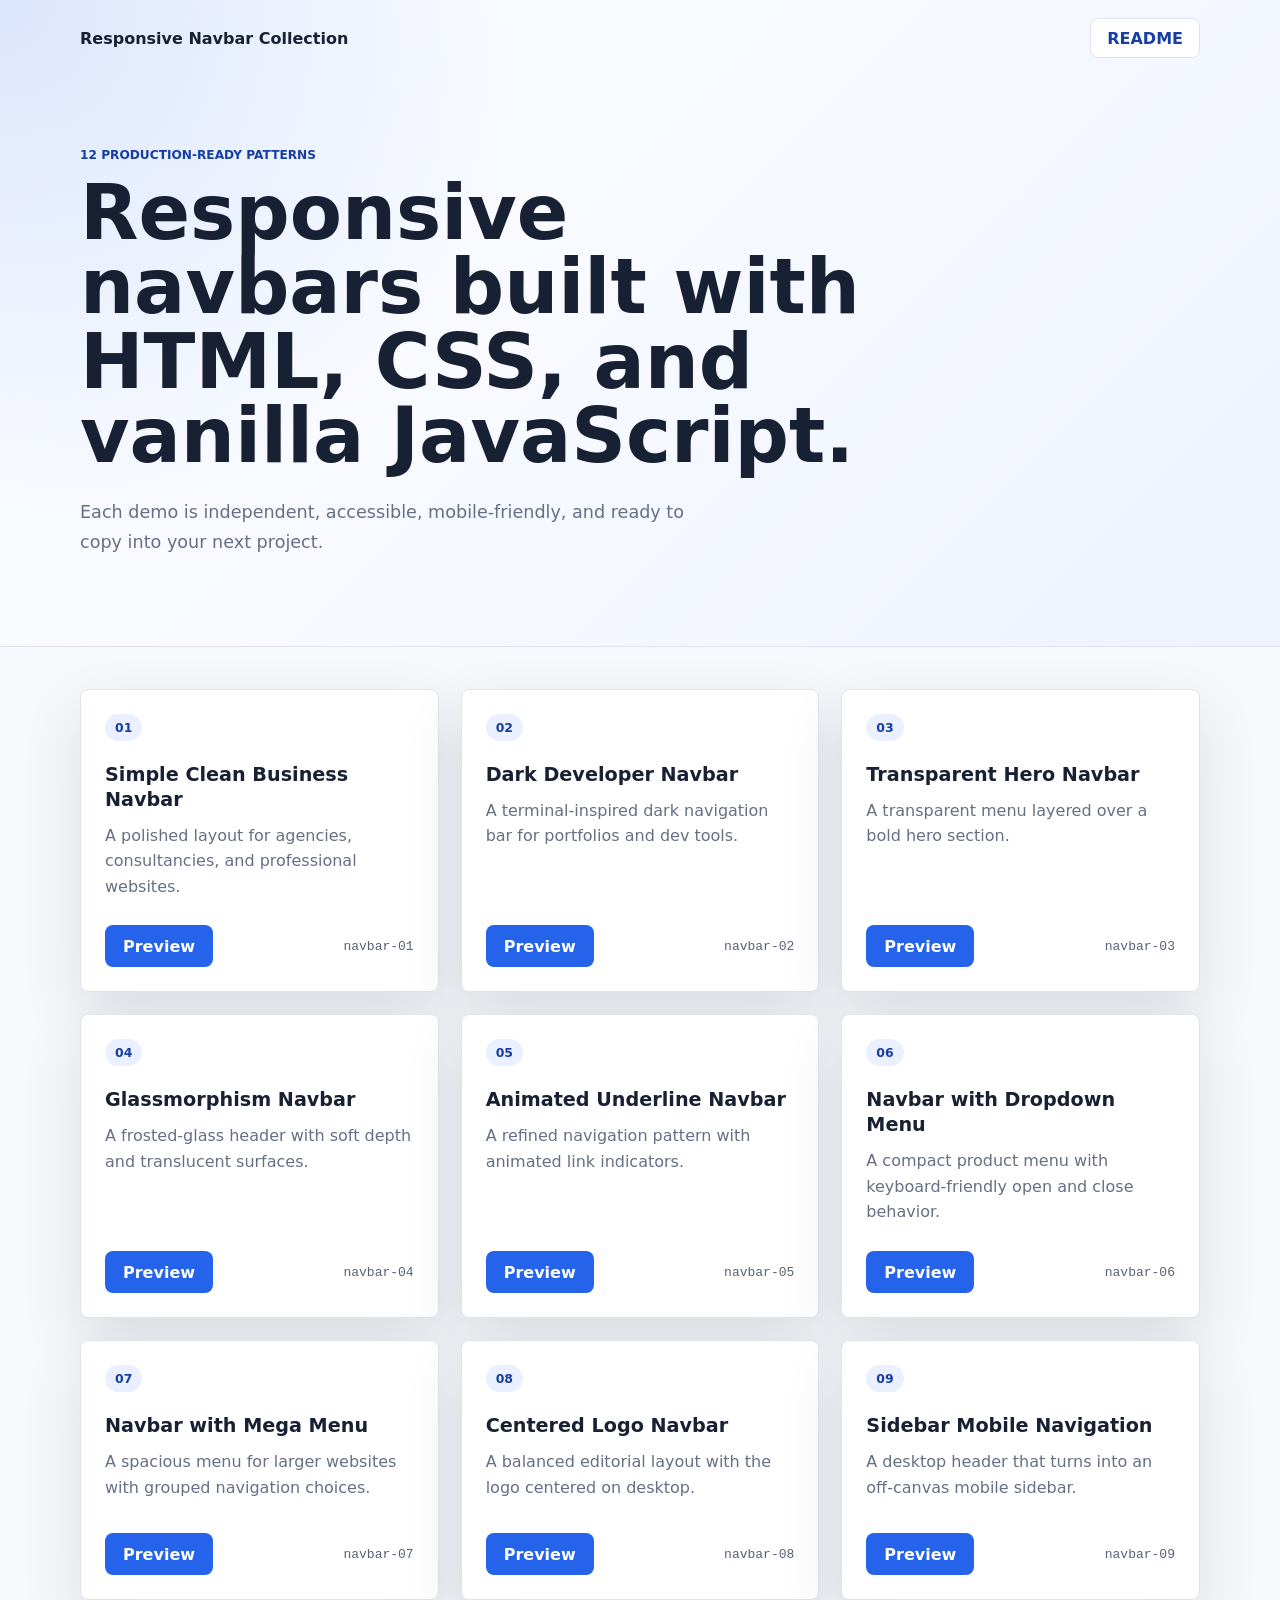
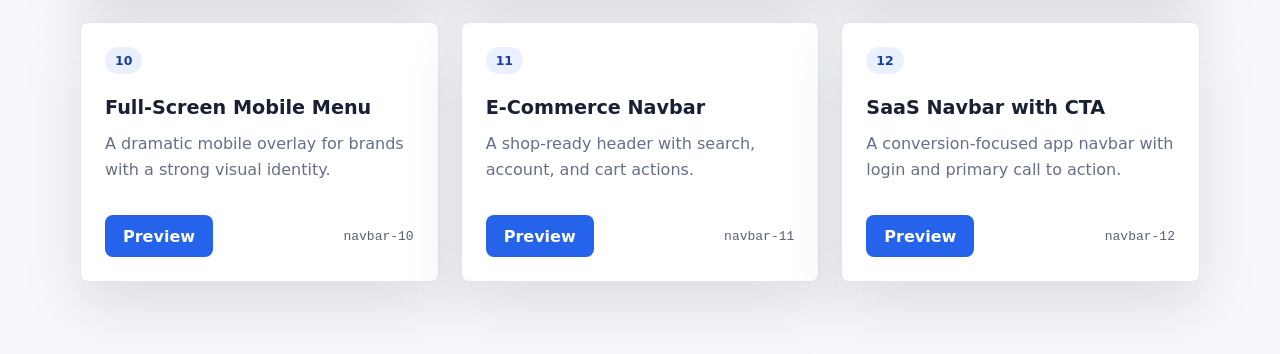
<file: index.html>
<!DOCTYPE html>
<html lang="en">
<head>
  <meta charset="UTF-8">
  <meta name="viewport" content="width=device-width, initial-scale=1.0">
  <title>Responsive Navbar Collection</title>
  <link rel="stylesheet" href="assets/preview.css">
</head>
<body>
  <header class="site-header">
    <nav class="topbar" aria-label="Main navigation">
      <a class="brand" href="index.html">Responsive Navbar Collection</a>
      <a class="github-link" href="README.md">README</a>
    </nav>
    <section class="hero" aria-labelledby="page-title">
      <p class="eyebrow">12 production-ready patterns</p>
      <h1 id="page-title">Responsive navbars built with HTML, CSS, and vanilla JavaScript.</h1>
      <p>Each demo is independent, accessible, mobile-friendly, and ready to copy into your next project.</p>
    </section>
  </header>

  <main class="demo-grid" aria-label="Navbar demos">
    <article class="demo-card">
      <span class="demo-number">01</span>
      <h2>Simple Clean Business Navbar</h2>
      <p>A polished layout for agencies, consultancies, and professional websites.</p>
      <div class="card-actions">
        <a class="button" href="navbar-01/index.html">Preview</a>
        <code>navbar-01</code>
      </div>
    </article>
    <article class="demo-card">
      <span class="demo-number">02</span>
      <h2>Dark Developer Navbar</h2>
      <p>A terminal-inspired dark navigation bar for portfolios and dev tools.</p>
      <div class="card-actions">
        <a class="button" href="navbar-02/index.html">Preview</a>
        <code>navbar-02</code>
      </div>
    </article>
    <article class="demo-card">
      <span class="demo-number">03</span>
      <h2>Transparent Hero Navbar</h2>
      <p>A transparent menu layered over a bold hero section.</p>
      <div class="card-actions">
        <a class="button" href="navbar-03/index.html">Preview</a>
        <code>navbar-03</code>
      </div>
    </article>
    <article class="demo-card">
      <span class="demo-number">04</span>
      <h2>Glassmorphism Navbar</h2>
      <p>A frosted-glass header with soft depth and translucent surfaces.</p>
      <div class="card-actions">
        <a class="button" href="navbar-04/index.html">Preview</a>
        <code>navbar-04</code>
      </div>
    </article>
    <article class="demo-card">
      <span class="demo-number">05</span>
      <h2>Animated Underline Navbar</h2>
      <p>A refined navigation pattern with animated link indicators.</p>
      <div class="card-actions">
        <a class="button" href="navbar-05/index.html">Preview</a>
        <code>navbar-05</code>
      </div>
    </article>
    <article class="demo-card">
      <span class="demo-number">06</span>
      <h2>Navbar with Dropdown Menu</h2>
      <p>A compact product menu with keyboard-friendly open and close behavior.</p>
      <div class="card-actions">
        <a class="button" href="navbar-06/index.html">Preview</a>
        <code>navbar-06</code>
      </div>
    </article>
    <article class="demo-card">
      <span class="demo-number">07</span>
      <h2>Navbar with Mega Menu</h2>
      <p>A spacious menu for larger websites with grouped navigation choices.</p>
      <div class="card-actions">
        <a class="button" href="navbar-07/index.html">Preview</a>
        <code>navbar-07</code>
      </div>
    </article>
    <article class="demo-card">
      <span class="demo-number">08</span>
      <h2>Centered Logo Navbar</h2>
      <p>A balanced editorial layout with the logo centered on desktop.</p>
      <div class="card-actions">
        <a class="button" href="navbar-08/index.html">Preview</a>
        <code>navbar-08</code>
      </div>
    </article>
    <article class="demo-card">
      <span class="demo-number">09</span>
      <h2>Sidebar Mobile Navigation</h2>
      <p>A desktop header that turns into an off-canvas mobile sidebar.</p>
      <div class="card-actions">
        <a class="button" href="navbar-09/index.html">Preview</a>
        <code>navbar-09</code>
      </div>
    </article>
    <article class="demo-card">
      <span class="demo-number">10</span>
      <h2>Full-Screen Mobile Menu</h2>
      <p>A dramatic mobile overlay for brands with a strong visual identity.</p>
      <div class="card-actions">
        <a class="button" href="navbar-10/index.html">Preview</a>
        <code>navbar-10</code>
      </div>
    </article>
    <article class="demo-card">
      <span class="demo-number">11</span>
      <h2>E-Commerce Navbar</h2>
      <p>A shop-ready header with search, account, and cart actions.</p>
      <div class="card-actions">
        <a class="button" href="navbar-11/index.html">Preview</a>
        <code>navbar-11</code>
      </div>
    </article>
    <article class="demo-card">
      <span class="demo-number">12</span>
      <h2>SaaS Navbar with CTA</h2>
      <p>A conversion-focused app navbar with login and primary call to action.</p>
      <div class="card-actions">
        <a class="button" href="navbar-12/index.html">Preview</a>
        <code>navbar-12</code>
      </div>
    </article>
  </main>
</body>
</html>
</file>
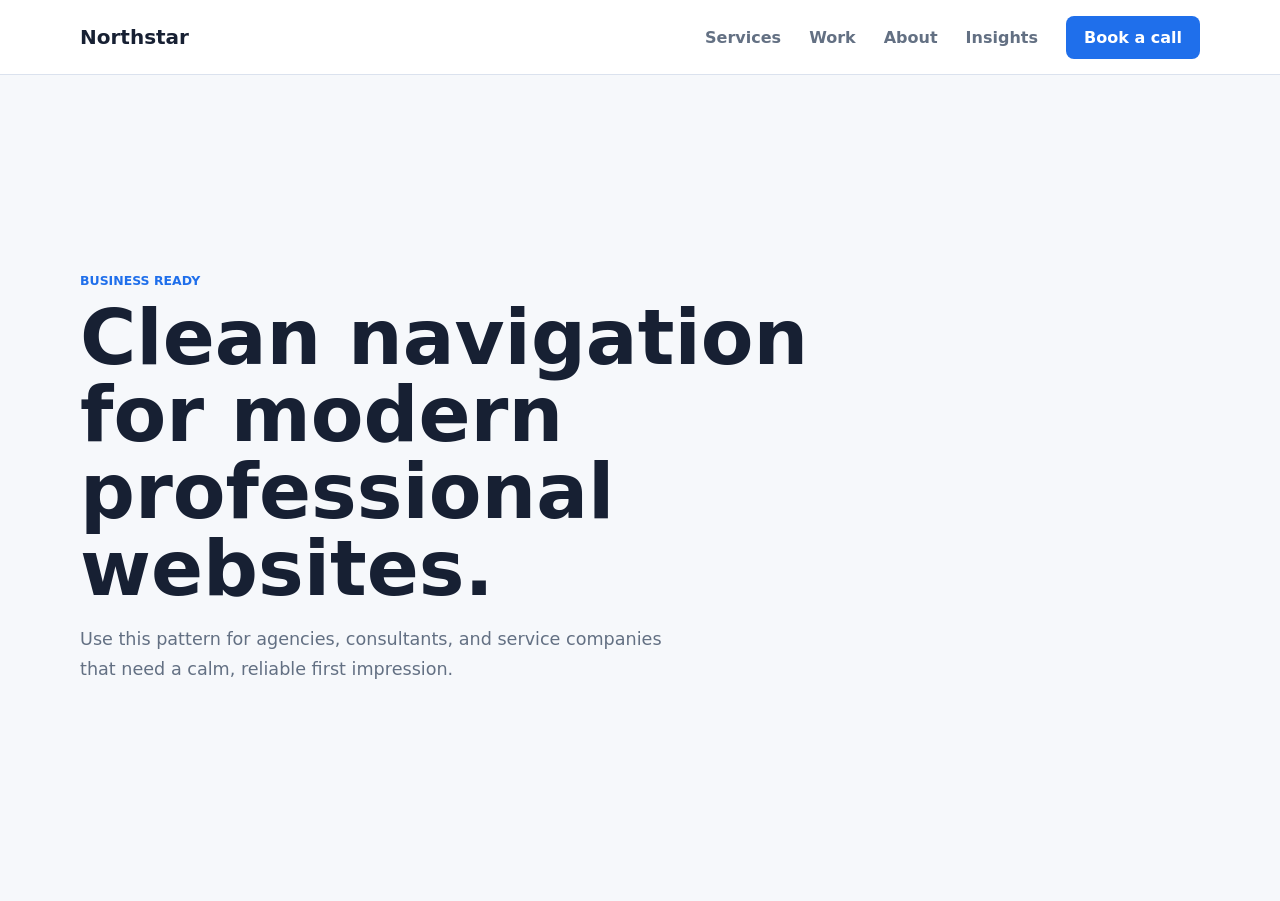
<file: navbar-01/index.html>
<!DOCTYPE html>
<html lang="en">
<head>
  <meta charset="UTF-8">
  <meta name="viewport" content="width=device-width, initial-scale=1.0">
  <title>Simple Clean Business Navbar</title>
  <link rel="stylesheet" href="style.css">
</head>
<body>
  <header class="site-header">
    <nav class="navbar" aria-label="Primary navigation">
      <a class="brand" href="#">Northstar</a>
      <button class="nav-toggle" type="button" aria-label="Open navigation menu" aria-expanded="false" aria-controls="primary-menu">
        <span></span><span></span><span></span>
      </button>
      <div class="nav-menu" id="primary-menu">
        <a href="#">Services</a>
        <a href="#">Work</a>
        <a href="#">About</a>
        <a href="#">Insights</a>
        <a class="nav-cta" href="#">Book a call</a>
      </div>
    </nav>
  </header>
  <main>
    <section class="hero">
      <div>
        <p class="eyebrow">Business ready</p>
        <h1>Clean navigation for modern professional websites.</h1>
        <p>Use this pattern for agencies, consultants, and service companies that need a calm, reliable first impression.</p>
      </div>
    </section>
  </main>
  <script src="script.js"></script>
</body>
</html>
</file>
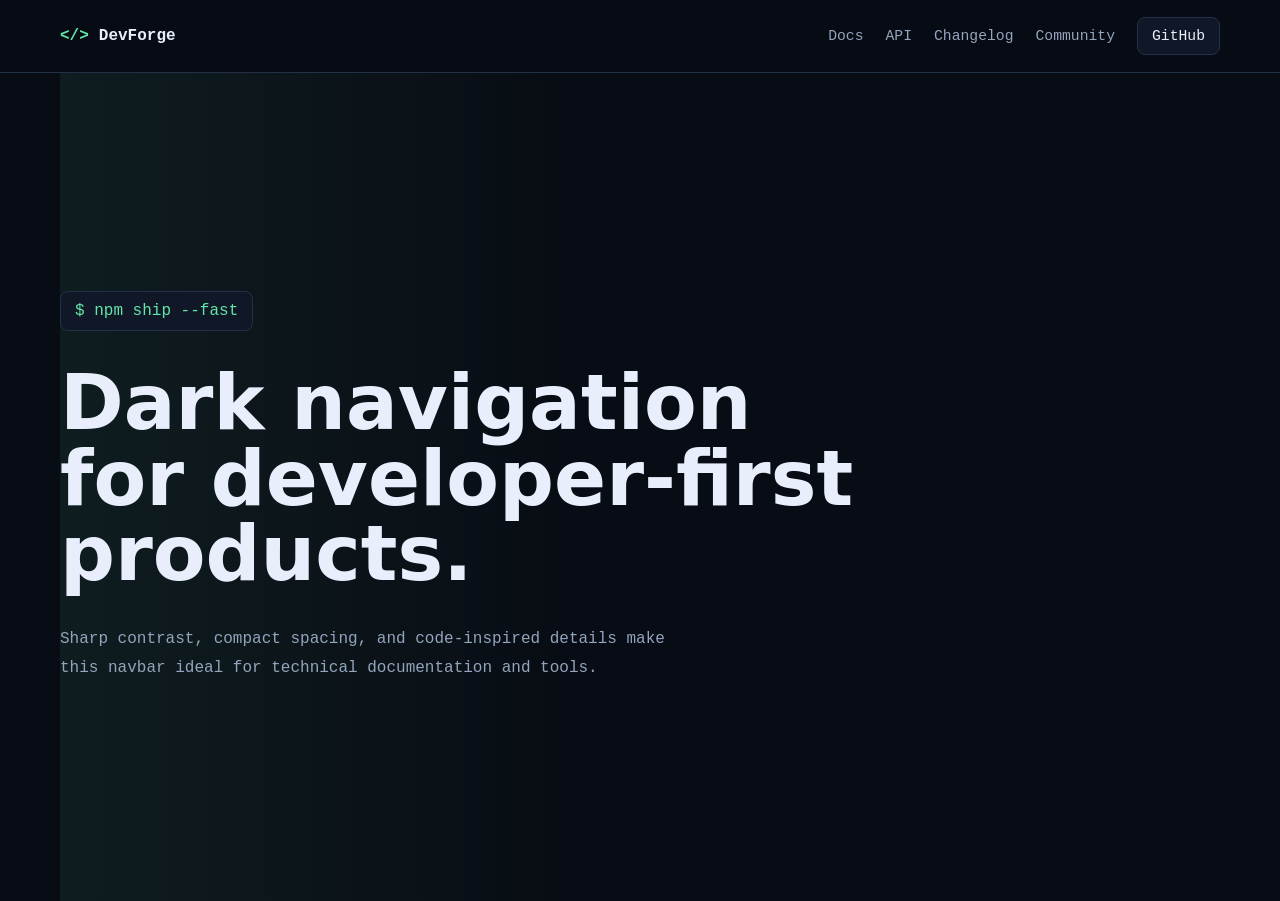
<file: navbar-02/index.html>
<!DOCTYPE html>
<html lang="en">
<head>
  <meta charset="UTF-8">
  <meta name="viewport" content="width=device-width, initial-scale=1.0">
  <title>Dark Developer Navbar</title>
  <link rel="stylesheet" href="style.css">
</head>
<body>
  <header class="site-header">
    <nav class="navbar" aria-label="Primary navigation">
      <a class="brand" href="#"><span>&lt;/&gt;</span> DevForge</a>
      <button class="nav-toggle" type="button" aria-label="Open navigation menu" aria-expanded="false" aria-controls="primary-menu">
        <span></span><span></span><span></span>
      </button>
      <div class="nav-menu" id="primary-menu">
        <a href="#">Docs</a>
        <a href="#">API</a>
        <a href="#">Changelog</a>
        <a href="#">Community</a>
        <a class="ghost" href="#">GitHub</a>
      </div>
    </nav>
  </header>
  <main>
    <section class="hero">
      <p class="prompt">$ npm ship --fast</p>
      <h1>Dark navigation for developer-first products.</h1>
      <p>Sharp contrast, compact spacing, and code-inspired details make this navbar ideal for technical documentation and tools.</p>
    </section>
  </main>
  <script src="script.js"></script>
</body>
</html>
</file>
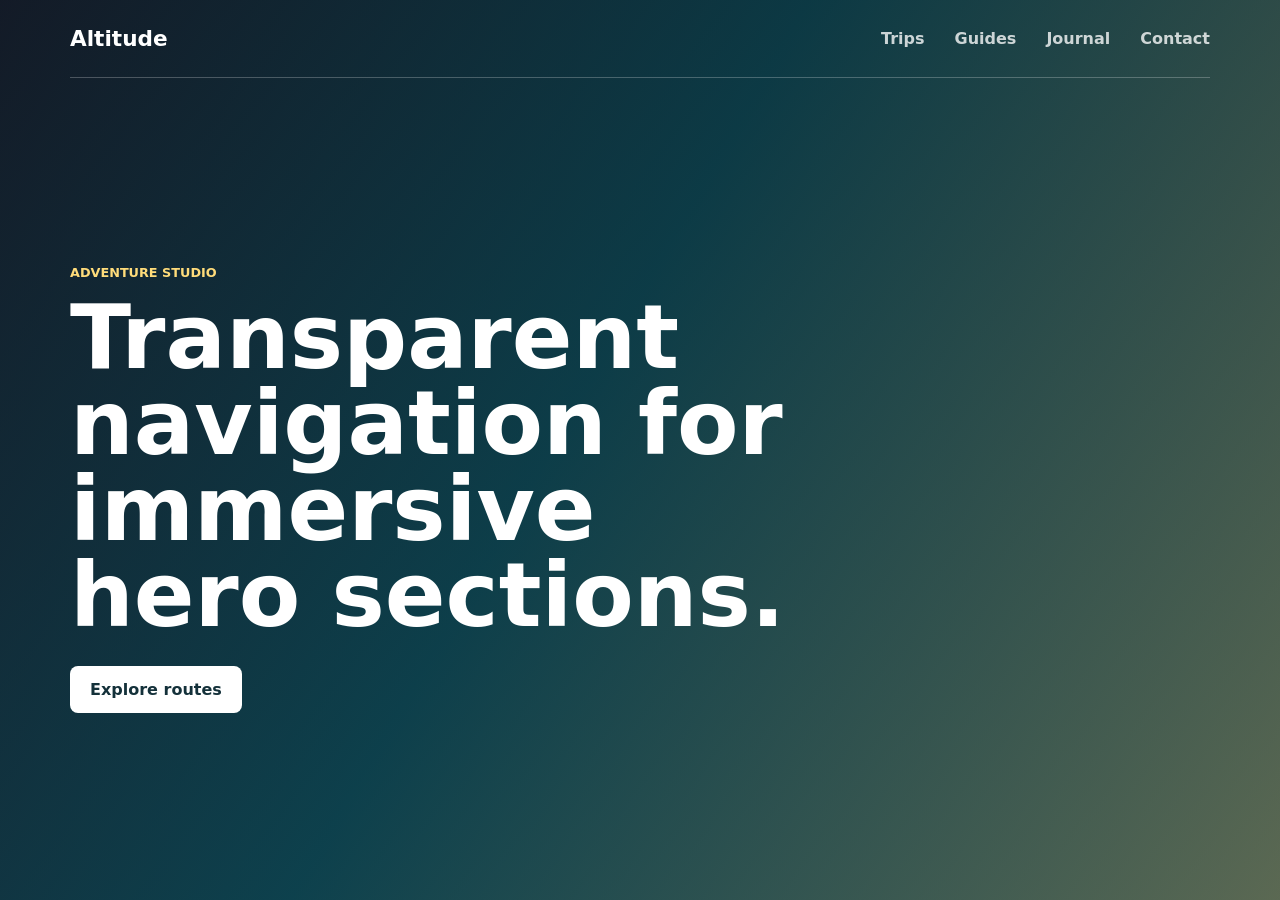
<file: navbar-03/index.html>
<!DOCTYPE html>
<html lang="en">
<head>
  <meta charset="UTF-8">
  <meta name="viewport" content="width=device-width, initial-scale=1.0">
  <title>Transparent Navbar Over Hero</title>
  <link rel="stylesheet" href="style.css">
</head>
<body>
  <header class="hero-header">
    <nav class="navbar" aria-label="Primary navigation">
      <a class="brand" href="#">Altitude</a>
      <button class="nav-toggle" type="button" aria-label="Open navigation menu" aria-expanded="false" aria-controls="primary-menu">
        <span></span><span></span><span></span>
      </button>
      <div class="nav-menu" id="primary-menu">
        <a href="#">Trips</a>
        <a href="#">Guides</a>
        <a href="#">Journal</a>
        <a href="#">Contact</a>
      </div>
    </nav>
    <section class="hero">
      <p>Adventure studio</p>
      <h1>Transparent navigation for immersive hero sections.</h1>
      <a class="hero-button" href="#">Explore routes</a>
    </section>
  </header>
  <script src="script.js"></script>
</body>
</html>
</file>
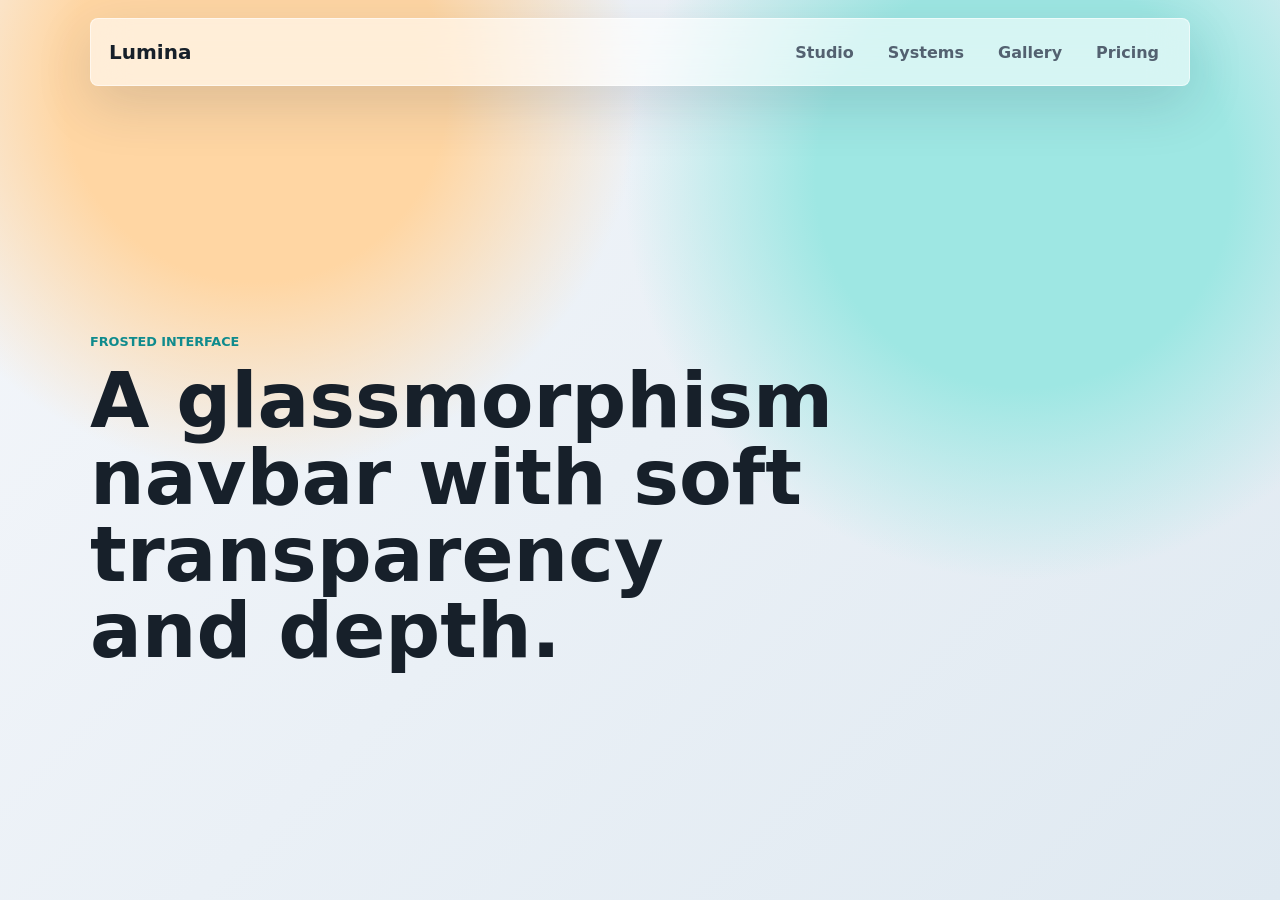
<file: navbar-04/index.html>
<!DOCTYPE html>
<html lang="en">
<head>
  <meta charset="UTF-8">
  <meta name="viewport" content="width=device-width, initial-scale=1.0">
  <title>Glassmorphism Navbar</title>
  <link rel="stylesheet" href="style.css">
</head>
<body>
  <header class="site-header">
    <nav class="navbar" aria-label="Primary navigation">
      <a class="brand" href="#">Lumina</a>
      <button class="nav-toggle" type="button" aria-label="Open navigation menu" aria-expanded="false" aria-controls="primary-menu">
        <span></span><span></span><span></span>
      </button>
      <div class="nav-menu" id="primary-menu">
        <a href="#">Studio</a>
        <a href="#">Systems</a>
        <a href="#">Gallery</a>
        <a href="#">Pricing</a>
      </div>
    </nav>
  </header>
  <main>
    <section class="hero">
      <p>Frosted interface</p>
      <h1>A glassmorphism navbar with soft transparency and depth.</h1>
    </section>
  </main>
  <script src="script.js"></script>
</body>
</html>
</file>
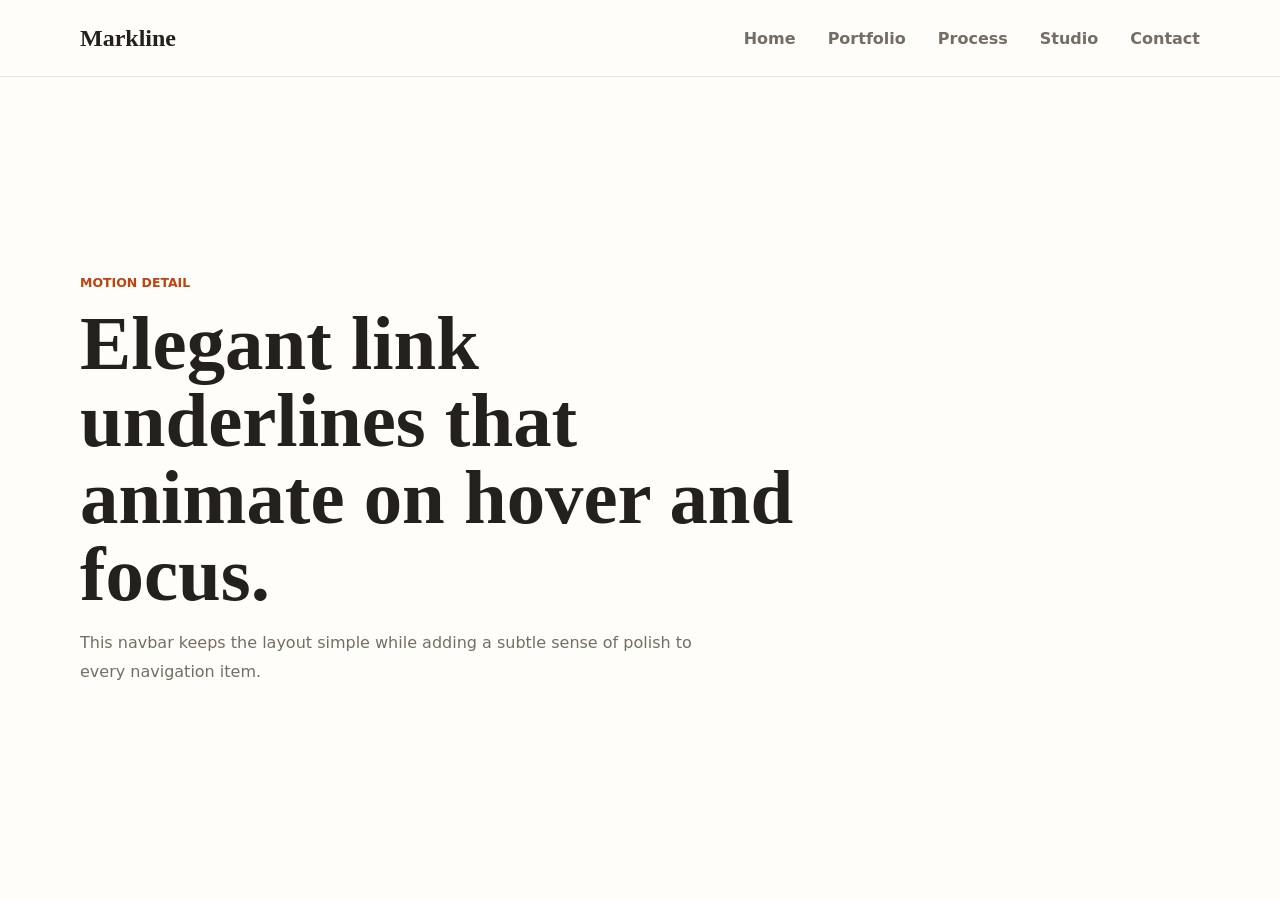
<file: navbar-05/index.html>
<!DOCTYPE html>
<html lang="en">
<head>
  <meta charset="UTF-8">
  <meta name="viewport" content="width=device-width, initial-scale=1.0">
  <title>Animated Underline Navbar</title>
  <link rel="stylesheet" href="style.css">
</head>
<body>
  <header class="site-header">
    <nav class="navbar" aria-label="Primary navigation">
      <a class="brand" href="#">Markline</a>
      <button class="nav-toggle" type="button" aria-label="Open navigation menu" aria-expanded="false" aria-controls="primary-menu">
        <span></span><span></span><span></span>
      </button>
      <div class="nav-menu" id="primary-menu">
        <a href="#">Home</a>
        <a href="#">Portfolio</a>
        <a href="#">Process</a>
        <a href="#">Studio</a>
        <a href="#">Contact</a>
      </div>
    </nav>
  </header>
  <main>
    <section class="hero">
      <p>Motion detail</p>
      <h1>Elegant link underlines that animate on hover and focus.</h1>
      <p>This navbar keeps the layout simple while adding a subtle sense of polish to every navigation item.</p>
    </section>
  </main>
  <script src="script.js"></script>
</body>
</html>
</file>
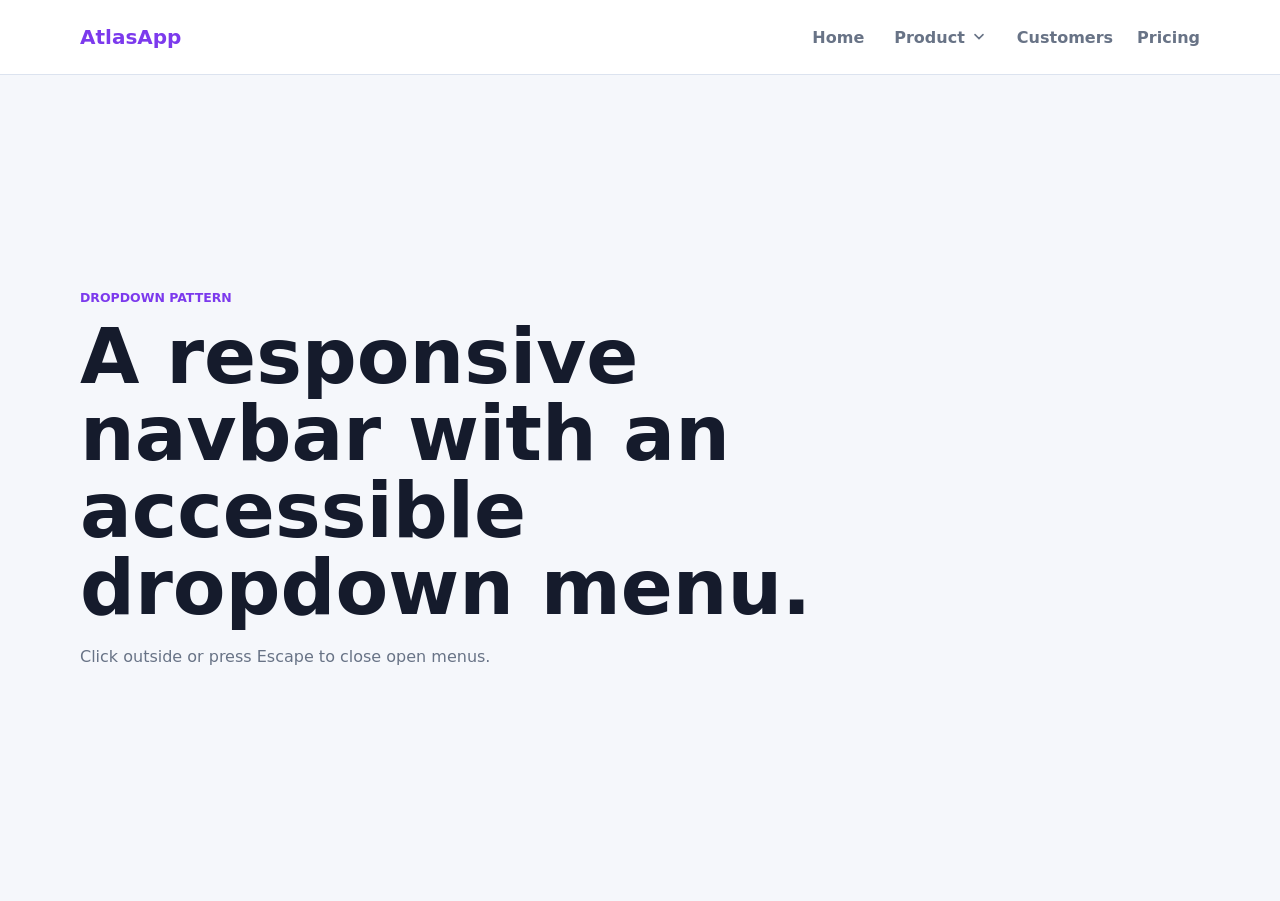
<file: navbar-06/index.html>
<!DOCTYPE html>
<html lang="en">
<head>
  <meta charset="UTF-8">
  <meta name="viewport" content="width=device-width, initial-scale=1.0">
  <title>Navbar with Dropdown Menu</title>
  <link rel="stylesheet" href="style.css">
</head>
<body>
  <header class="site-header">
    <nav class="navbar" aria-label="Primary navigation">
      <a class="brand" href="#">AtlasApp</a>
      <button class="nav-toggle" type="button" aria-label="Open navigation menu" aria-expanded="false" aria-controls="primary-menu">
        <span></span><span></span><span></span>
      </button>
      <div class="nav-menu" id="primary-menu">
        <a href="#">Home</a>
        <div class="dropdown">
          <button class="dropdown-toggle" type="button" aria-label="Open product menu" aria-expanded="false">
            Product
            <svg viewBox="0 0 20 20" aria-hidden="true"><path d="M5 7l5 5 5-5" fill="none" stroke="currentColor" stroke-width="2" stroke-linecap="round"/></svg>
          </button>
          <div class="dropdown-menu">
            <a href="#"><strong>Analytics</strong><span>Understand every journey.</span></a>
            <a href="#"><strong>Automation</strong><span>Trigger smart workflows.</span></a>
            <a href="#"><strong>Reports</strong><span>Share clear results.</span></a>
          </div>
        </div>
        <a href="#">Customers</a>
        <a href="#">Pricing</a>
      </div>
    </nav>
  </header>
  <main>
    <section class="hero">
      <p>Dropdown pattern</p>
      <h1>A responsive navbar with an accessible dropdown menu.</h1>
      <p>Click outside or press Escape to close open menus.</p>
    </section>
  </main>
  <script src="script.js"></script>
</body>
</html>
</file>
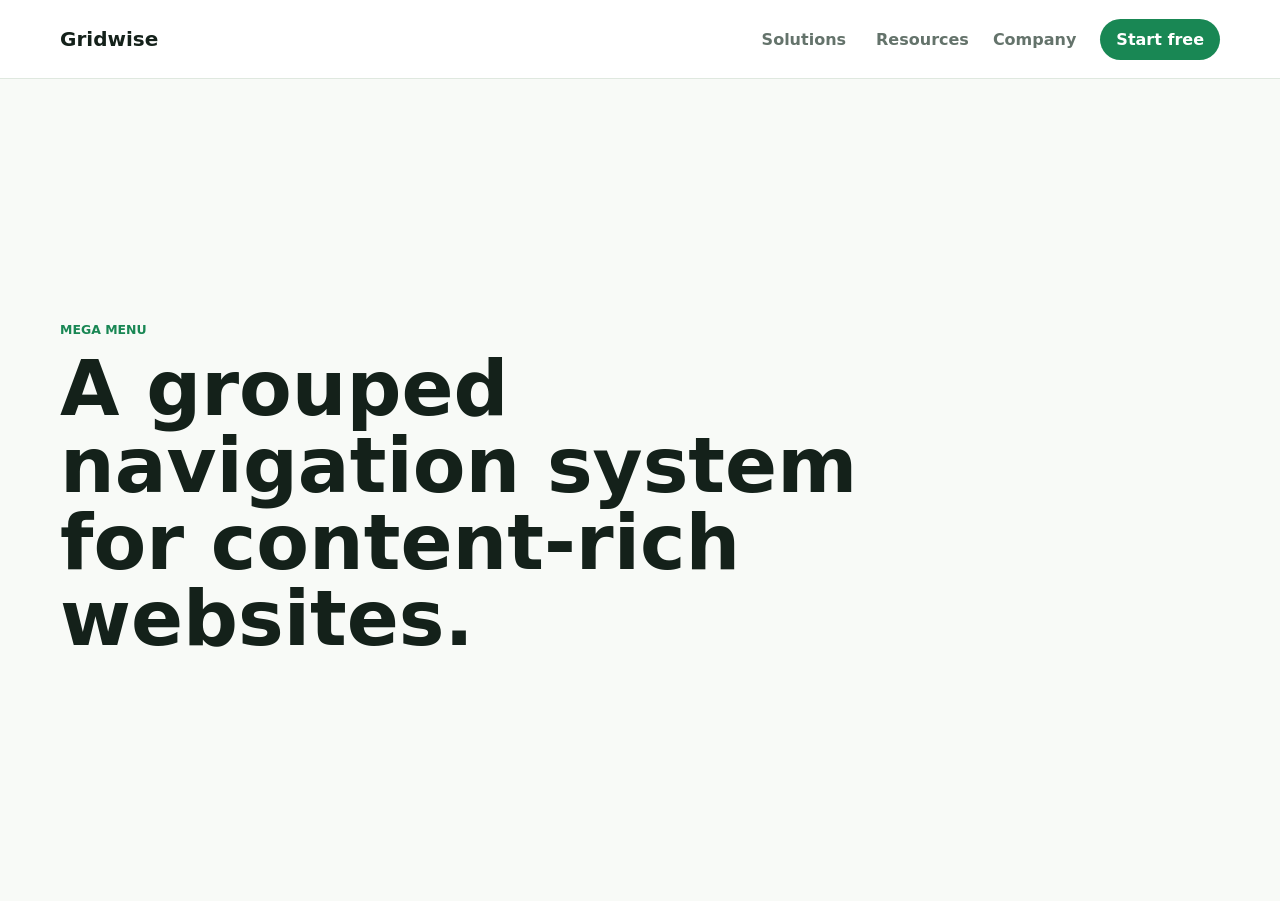
<file: navbar-07/index.html>
<!DOCTYPE html>
<html lang="en">
<head>
  <meta charset="UTF-8">
  <meta name="viewport" content="width=device-width, initial-scale=1.0">
  <title>Navbar with Mega Menu</title>
  <link rel="stylesheet" href="style.css">
</head>
<body>
  <header class="site-header">
    <nav class="navbar" aria-label="Primary navigation">
      <a class="brand" href="#">Gridwise</a>
      <button class="nav-toggle" type="button" aria-label="Open navigation menu" aria-expanded="false" aria-controls="primary-menu">
        <span></span><span></span><span></span>
      </button>
      <div class="nav-menu" id="primary-menu">
        <div class="mega">
          <button class="mega-toggle" type="button" aria-label="Open solutions menu" aria-expanded="false">Solutions</button>
          <div class="mega-menu">
            <section>
              <h2>Teams</h2>
              <a href="#">Marketing</a>
              <a href="#">Operations</a>
              <a href="#">Product</a>
            </section>
            <section>
              <h2>Use cases</h2>
              <a href="#">Planning</a>
              <a href="#">Reporting</a>
              <a href="#">Dashboards</a>
            </section>
            <section class="highlight">
              <h2>New guide</h2>
              <p>Build a better navigation system for fast-growing teams.</p>
            </section>
          </div>
        </div>
        <a href="#">Resources</a>
        <a href="#">Company</a>
        <a class="pill" href="#">Start free</a>
      </div>
    </nav>
  </header>
  <main>
    <section class="hero">
      <p>Mega menu</p>
      <h1>A grouped navigation system for content-rich websites.</h1>
    </section>
  </main>
  <script src="script.js"></script>
</body>
</html>
</file>
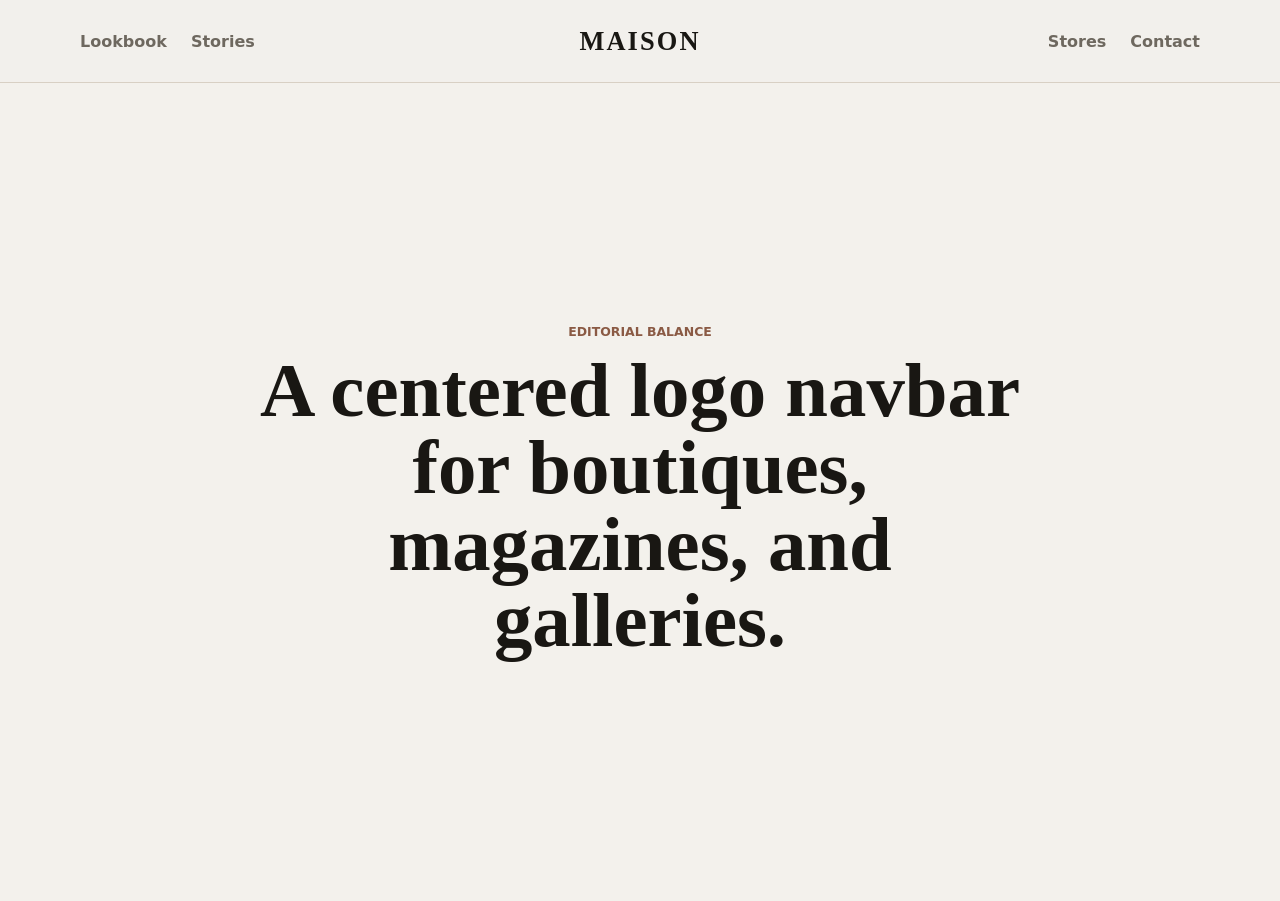
<file: navbar-08/index.html>
<!DOCTYPE html>
<html lang="en">
<head>
  <meta charset="UTF-8">
  <meta name="viewport" content="width=device-width, initial-scale=1.0">
  <title>Centered Logo Navbar</title>
  <link rel="stylesheet" href="style.css">
</head>
<body>
  <header class="site-header">
    <nav class="navbar" aria-label="Primary navigation">
      <button class="nav-toggle" type="button" aria-label="Open navigation menu" aria-expanded="false" aria-controls="primary-menu">
        <span></span><span></span><span></span>
      </button>
      <div class="nav-menu nav-left" id="primary-menu">
        <a href="#">Lookbook</a>
        <a href="#">Stories</a>
      </div>
      <a class="brand" href="#">Maison</a>
      <div class="nav-menu nav-right">
        <a href="#">Stores</a>
        <a href="#">Contact</a>
      </div>
    </nav>
  </header>
  <main>
    <section class="hero">
      <p>Editorial balance</p>
      <h1>A centered logo navbar for boutiques, magazines, and galleries.</h1>
    </section>
  </main>
  <script src="script.js"></script>
</body>
</html>
</file>
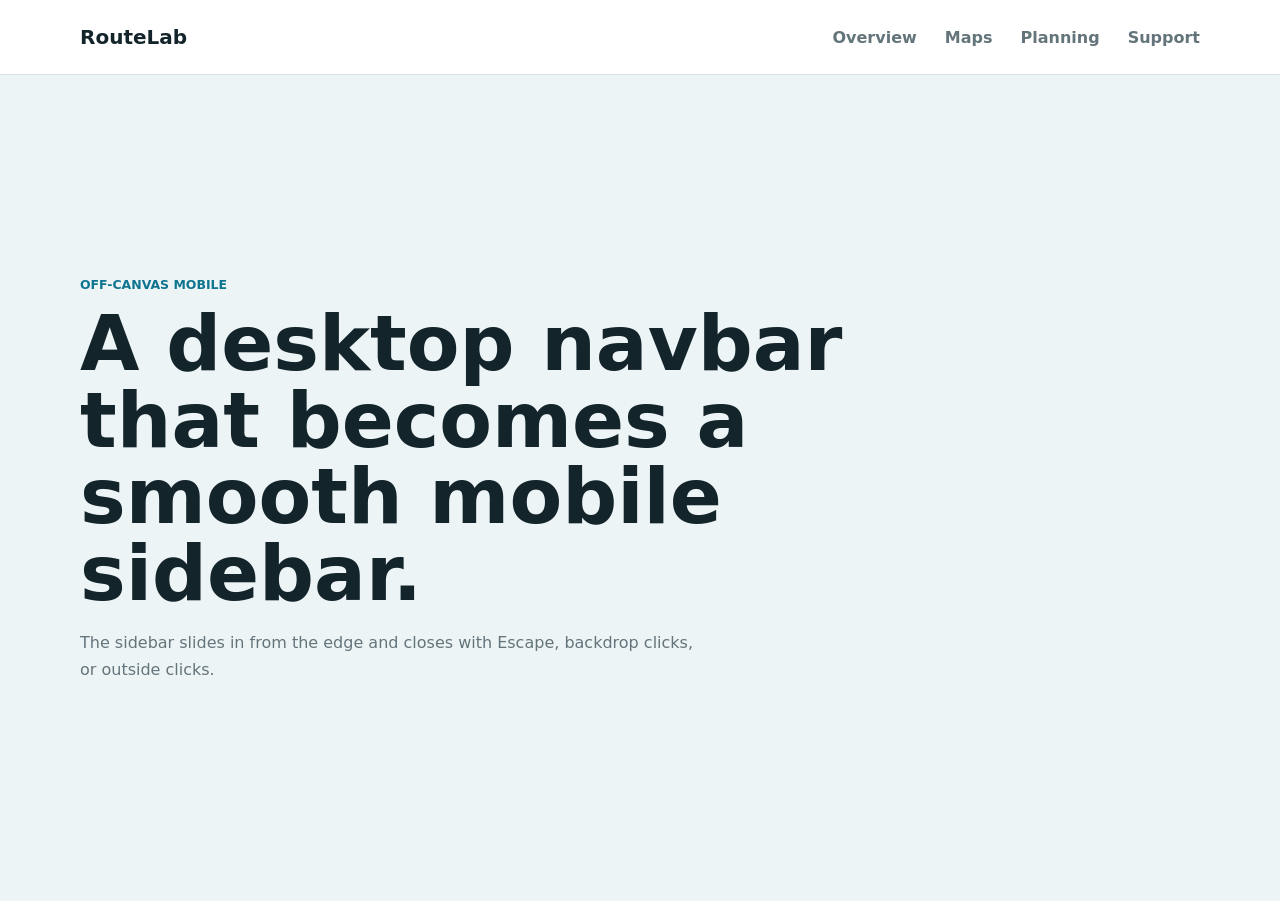
<file: navbar-09/index.html>
<!DOCTYPE html>
<html lang="en">
<head>
  <meta charset="UTF-8">
  <meta name="viewport" content="width=device-width, initial-scale=1.0">
  <title>Sidebar Mobile Navigation</title>
  <link rel="stylesheet" href="style.css">
</head>
<body>
  <header class="site-header">
    <nav class="navbar" aria-label="Primary navigation">
      <a class="brand" href="#">RouteLab</a>
      <button class="nav-toggle" type="button" aria-label="Open navigation menu" aria-expanded="false" aria-controls="primary-menu">
        <span></span><span></span><span></span>
      </button>
      <div class="nav-menu" id="primary-menu">
        <a href="#">Overview</a>
        <a href="#">Maps</a>
        <a href="#">Planning</a>
        <a href="#">Support</a>
      </div>
    </nav>
  </header>
  <div class="backdrop" hidden></div>
  <main>
    <section class="hero">
      <p>Off-canvas mobile</p>
      <h1>A desktop navbar that becomes a smooth mobile sidebar.</h1>
      <p>The sidebar slides in from the edge and closes with Escape, backdrop clicks, or outside clicks.</p>
    </section>
  </main>
  <script src="script.js"></script>
</body>
</html>
</file>
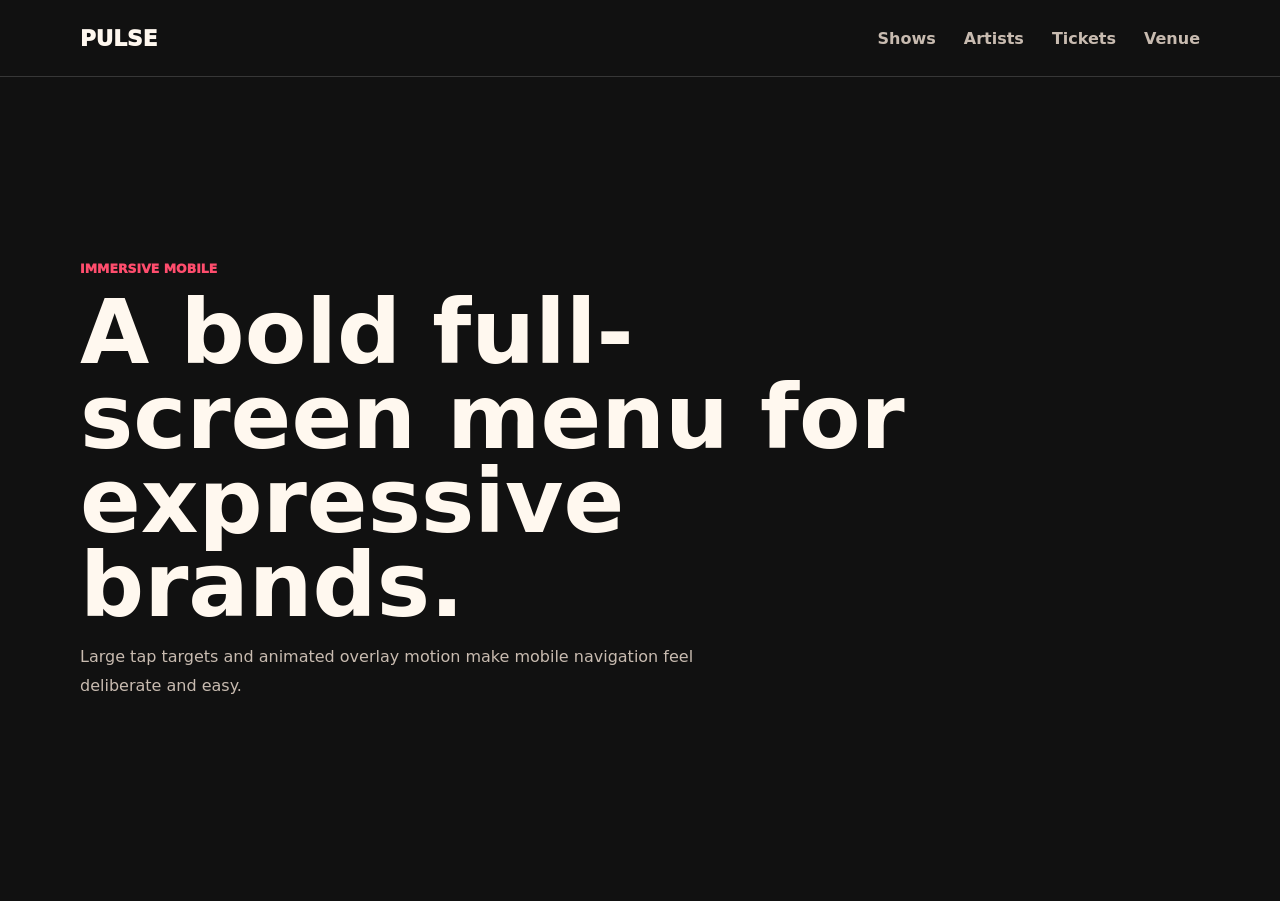
<file: navbar-10/index.html>
<!DOCTYPE html>
<html lang="en">
<head>
  <meta charset="UTF-8">
  <meta name="viewport" content="width=device-width, initial-scale=1.0">
  <title>Full-Screen Mobile Menu</title>
  <link rel="stylesheet" href="style.css">
</head>
<body>
  <header class="site-header">
    <nav class="navbar" aria-label="Primary navigation">
      <a class="brand" href="#">Pulse</a>
      <button class="nav-toggle" type="button" aria-label="Open navigation menu" aria-expanded="false" aria-controls="primary-menu">
        <span></span><span></span><span></span>
      </button>
      <div class="nav-menu" id="primary-menu">
        <a href="#">Shows</a>
        <a href="#">Artists</a>
        <a href="#">Tickets</a>
        <a href="#">Venue</a>
      </div>
    </nav>
  </header>
  <main>
    <section class="hero">
      <p>Immersive mobile</p>
      <h1>A bold full-screen menu for expressive brands.</h1>
      <p>Large tap targets and animated overlay motion make mobile navigation feel deliberate and easy.</p>
    </section>
  </main>
  <script src="script.js"></script>
</body>
</html>
</file>
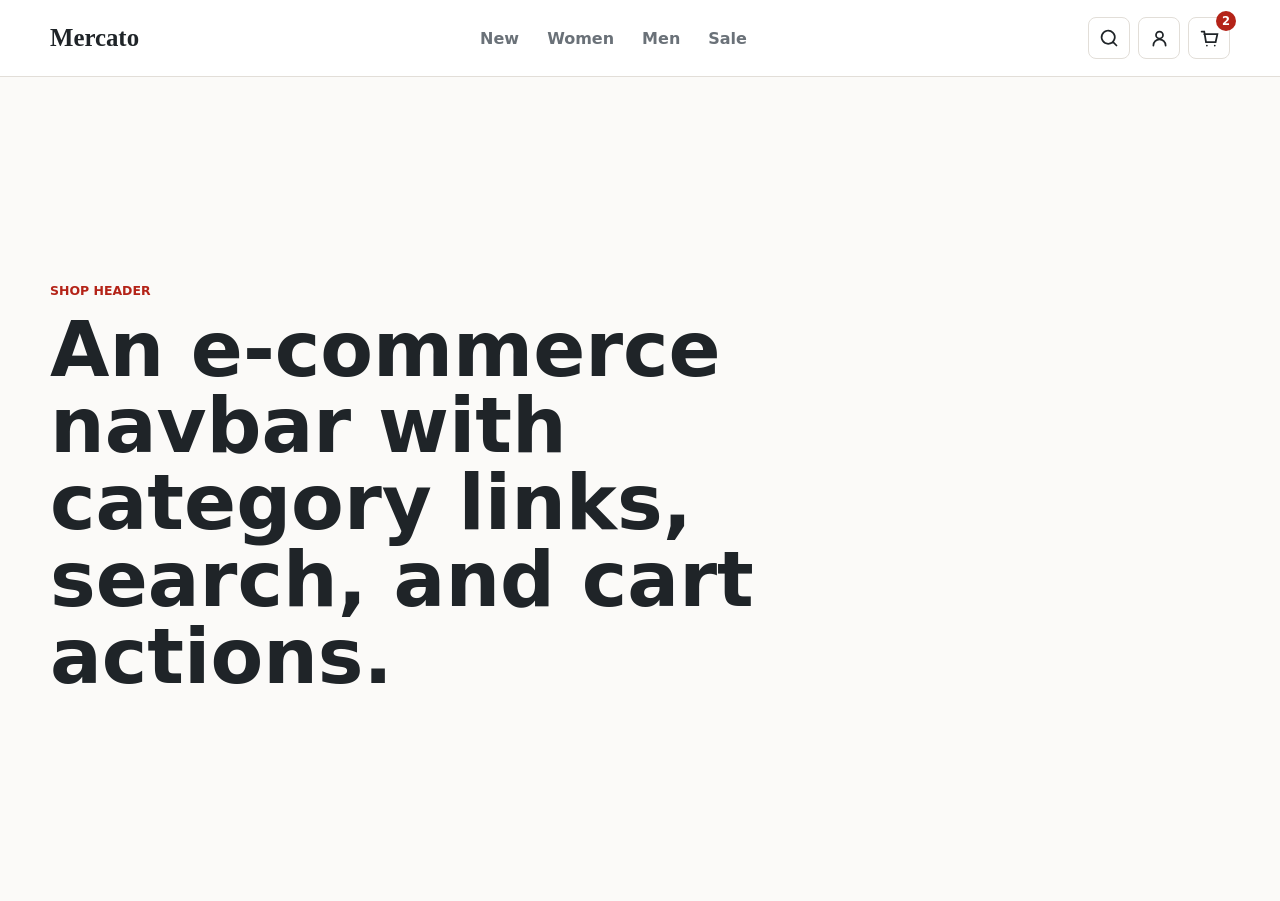
<file: navbar-11/index.html>
<!DOCTYPE html>
<html lang="en">
<head>
  <meta charset="UTF-8">
  <meta name="viewport" content="width=device-width, initial-scale=1.0">
  <title>E-Commerce Navbar</title>
  <link rel="stylesheet" href="style.css">
</head>
<body>
  <header class="site-header">
    <nav class="navbar" aria-label="Primary navigation">
      <a class="brand" href="#">Mercato</a>
      <button class="nav-toggle" type="button" aria-label="Open navigation menu" aria-expanded="false" aria-controls="primary-menu">
        <span></span><span></span><span></span>
      </button>
      <div class="nav-menu" id="primary-menu">
        <a href="#">New</a>
        <a href="#">Women</a>
        <a href="#">Men</a>
        <a href="#">Sale</a>
      </div>
      <div class="actions" aria-label="Shop actions">
        <button type="button" aria-label="Search products">
          <svg viewBox="0 0 24 24" aria-hidden="true"><path d="M10.5 18a7.5 7.5 0 1 1 5.3-12.8 7.5 7.5 0 0 1-5.3 12.8Zm5.4-2.1 4.1 4.1" fill="none" stroke="currentColor" stroke-width="2" stroke-linecap="round"/></svg>
        </button>
        <button type="button" aria-label="Open account">
          <svg viewBox="0 0 24 24" aria-hidden="true"><path d="M12 12a4 4 0 1 0 0-8 4 4 0 0 0 0 8Zm-7 8a7 7 0 0 1 14 0" fill="none" stroke="currentColor" stroke-width="2" stroke-linecap="round"/></svg>
        </button>
        <button class="cart" type="button" aria-label="Open cart">
          <svg viewBox="0 0 24 24" aria-hidden="true"><path d="M6 7h15l-2 9H8L6 4H3m6 16h.01M18 20h.01" fill="none" stroke="currentColor" stroke-width="2" stroke-linecap="round"/></svg>
          <span>2</span>
        </button>
      </div>
    </nav>
  </header>
  <main>
    <section class="hero">
      <p>Shop header</p>
      <h1>An e-commerce navbar with category links, search, and cart actions.</h1>
    </section>
  </main>
  <script src="script.js"></script>
</body>
</html>
</file>
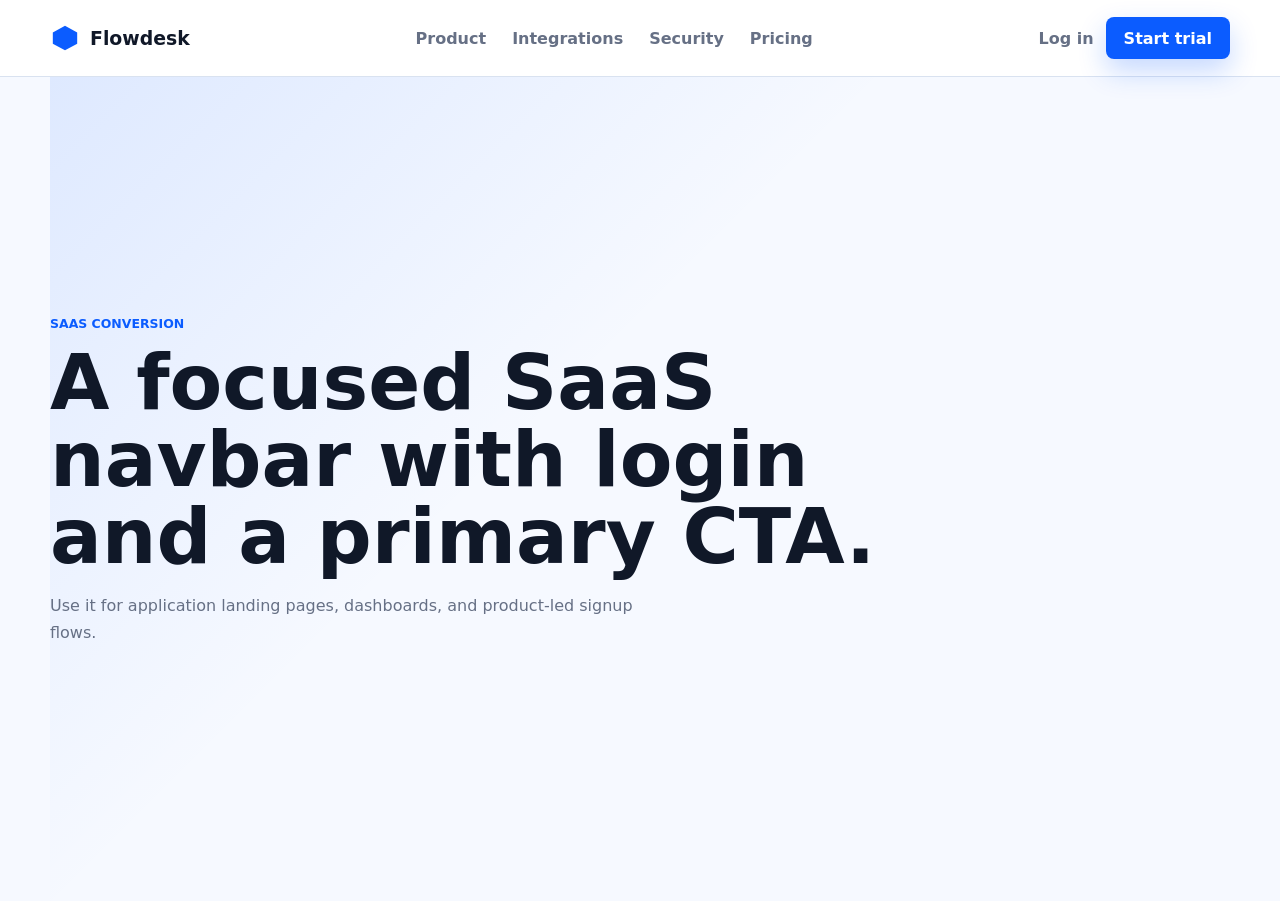
<file: navbar-12/index.html>
<!DOCTYPE html>
<html lang="en">
<head>
  <meta charset="UTF-8">
  <meta name="viewport" content="width=device-width, initial-scale=1.0">
  <title>SaaS Navbar with Login and CTA</title>
  <link rel="stylesheet" href="style.css">
</head>
<body>
  <header class="site-header">
    <nav class="navbar" aria-label="Primary navigation">
      <a class="brand" href="#">
        <svg viewBox="0 0 32 32" aria-hidden="true"><path d="M16 3 29 10v12l-13 7-13-7V10l13-7Z" fill="currentColor"/></svg>
        Flowdesk
      </a>
      <button class="nav-toggle" type="button" aria-label="Open navigation menu" aria-expanded="false" aria-controls="primary-menu">
        <span></span><span></span><span></span>
      </button>
      <div class="nav-menu" id="primary-menu">
        <a href="#">Product</a>
        <a href="#">Integrations</a>
        <a href="#">Security</a>
        <a href="#">Pricing</a>
      </div>
      <div class="account-actions">
        <a class="login" href="#">Log in</a>
        <a class="cta" href="#">Start trial</a>
      </div>
    </nav>
  </header>
  <main>
    <section class="hero">
      <p>SaaS conversion</p>
      <h1>A focused SaaS navbar with login and a primary CTA.</h1>
      <p>Use it for application landing pages, dashboards, and product-led signup flows.</p>
    </section>
  </main>
  <script src="script.js"></script>
</body>
</html>
</file>
<file: assets/preview.css>
:root {
  color-scheme: light;
  --bg: #f7f8fb;
  --ink: #182033;
  --muted: #657084;
  --card: #ffffff;
  --line: #dfe4ee;
  --accent: #2563eb;
  --accent-dark: #173fa3;
  --shadow: 0 24px 60px rgba(26, 37, 61, 0.12);
}

* {
  box-sizing: border-box;
}

html,
body {
  margin: 0;
  min-height: 100%;
  overflow-x: hidden;
}

body {
  font-family: Inter, ui-sans-serif, system-ui, -apple-system, BlinkMacSystemFont, "Segoe UI", sans-serif;
  background: var(--bg);
  color: var(--ink);
}

a {
  color: inherit;
  text-decoration: none;
}

.site-header {
  background:
    radial-gradient(circle at top left, rgba(37, 99, 235, 0.16), transparent 34rem),
    linear-gradient(135deg, #ffffff 0%, #eef3ff 100%);
  border-bottom: 1px solid var(--line);
}

.topbar,
.hero,
.demo-grid {
  width: min(1120px, calc(100% - 32px));
  margin: 0 auto;
}

.topbar {
  display: flex;
  align-items: center;
  justify-content: space-between;
  min-height: 76px;
}

.brand {
  font-weight: 800;
  letter-spacing: 0;
}

.github-link {
  display: inline-flex;
  align-items: center;
  min-height: 40px;
  padding: 0 16px;
  border: 1px solid var(--line);
  border-radius: 8px;
  background: #fff;
  color: var(--accent-dark);
  font-weight: 700;
}

.hero {
  padding: 72px 0 88px;
}

.eyebrow {
  margin: 0 0 14px;
  color: var(--accent-dark);
  font-weight: 800;
  text-transform: uppercase;
  font-size: 0.76rem;
}

.hero h1 {
  max-width: 820px;
  margin: 0;
  font-size: clamp(2.25rem, 6vw, 4.75rem);
  line-height: 0.98;
  letter-spacing: 0;
}

.hero p:last-child {
  max-width: 620px;
  margin: 24px 0 0;
  color: var(--muted);
  font-size: 1.1rem;
  line-height: 1.7;
}

.demo-grid {
  display: grid;
  grid-template-columns: repeat(3, minmax(0, 1fr));
  gap: 22px;
  padding: 42px 0 72px;
}

.demo-card {
  display: flex;
  flex-direction: column;
  min-height: 260px;
  padding: 24px;
  border: 1px solid var(--line);
  border-radius: 8px;
  background: var(--card);
  box-shadow: var(--shadow);
}

.demo-number {
  width: max-content;
  padding: 6px 10px;
  border-radius: 999px;
  background: #eaf0ff;
  color: var(--accent-dark);
  font-size: 0.78rem;
  font-weight: 800;
}

.demo-card h2 {
  margin: 22px 0 10px;
  font-size: 1.2rem;
  line-height: 1.3;
}

.demo-card p {
  margin: 0;
  color: var(--muted);
  line-height: 1.6;
}

.card-actions {
  display: flex;
  align-items: center;
  justify-content: space-between;
  gap: 14px;
  margin-top: auto;
  padding-top: 26px;
}

.button {
  display: inline-flex;
  align-items: center;
  justify-content: center;
  min-height: 42px;
  padding: 0 18px;
  border-radius: 8px;
  background: var(--accent);
  color: #fff;
  font-weight: 800;
}

code {
  overflow-wrap: anywhere;
  color: #586174;
}

@media (max-width: 900px) {
  .demo-grid {
    grid-template-columns: repeat(2, minmax(0, 1fr));
  }
}

@media (max-width: 640px) {
  .topbar {
    align-items: flex-start;
    flex-direction: column;
    gap: 14px;
    padding: 18px 0;
  }

  .hero {
    padding: 44px 0 56px;
  }

  .demo-grid {
    grid-template-columns: 1fr;
  }
}
</file>
<file: navbar-01/style.css>
:root {
  --bg: #f6f8fb;
  --surface: #ffffff;
  --ink: #172033;
  --muted: #637083;
  --line: #dbe2ee;
  --accent: #1f6feb;
}

* { box-sizing: border-box; }
html, body { margin: 0; min-height: 100%; overflow-x: hidden; }
body { font-family: Inter, ui-sans-serif, system-ui, -apple-system, "Segoe UI", sans-serif; background: var(--bg); color: var(--ink); }
a { color: inherit; text-decoration: none; }

.site-header {
  position: sticky;
  top: 0;
  z-index: 10;
  background: rgba(255, 255, 255, 0.96);
  border-bottom: 1px solid var(--line);
}

.navbar {
  width: min(1120px, calc(100% - 32px));
  min-height: 74px;
  margin: 0 auto;
  display: flex;
  align-items: center;
  justify-content: space-between;
  gap: 24px;
}

.brand { font-size: 1.25rem; font-weight: 800; letter-spacing: 0; }
.nav-menu { display: flex; align-items: center; gap: 28px; color: var(--muted); font-weight: 650; }
.nav-menu a:hover, .nav-menu a:focus-visible { color: var(--accent); }
.nav-cta { padding: 12px 18px; border-radius: 8px; background: var(--accent); color: #fff !important; }

.nav-toggle {
  display: none;
  width: 44px;
  height: 44px;
  border: 1px solid var(--line);
  border-radius: 8px;
  background: #fff;
}

.nav-toggle span {
  display: block;
  width: 20px;
  height: 2px;
  margin: 5px auto;
  background: var(--ink);
  transition: transform 0.25s ease, opacity 0.25s ease;
}

.nav-toggle[aria-expanded="true"] span:nth-child(1) { transform: translateY(7px) rotate(45deg); }
.nav-toggle[aria-expanded="true"] span:nth-child(2) { opacity: 0; }
.nav-toggle[aria-expanded="true"] span:nth-child(3) { transform: translateY(-7px) rotate(-45deg); }

.hero {
  width: min(1120px, calc(100% - 32px));
  min-height: calc(100vh - 74px);
  margin: 0 auto;
  display: grid;
  align-items: center;
  padding: 72px 0;
}

.eyebrow { margin: 0 0 12px; color: var(--accent); font-weight: 800; text-transform: uppercase; font-size: 0.78rem; }
.hero h1 { max-width: 780px; margin: 0; font-size: clamp(2.2rem, 6vw, 5rem); line-height: 1; letter-spacing: 0; }
.hero p:last-child { max-width: 600px; color: var(--muted); line-height: 1.7; font-size: 1.1rem; }

@media (max-width: 760px) {
  .nav-toggle { display: block; }
  .nav-menu {
    position: absolute;
    top: 74px;
    left: 16px;
    right: 16px;
    display: grid;
    gap: 4px;
    padding: 18px;
    border: 1px solid var(--line);
    border-radius: 8px;
    background: var(--surface);
    box-shadow: 0 20px 50px rgba(28, 38, 60, 0.16);
    opacity: 0;
    pointer-events: none;
    transform: translateY(-12px);
    transition: opacity 0.22s ease, transform 0.22s ease;
  }
  .nav-menu.is-open { opacity: 1; pointer-events: auto; transform: translateY(0); }
  .nav-menu a { padding: 12px; }
  .nav-cta { text-align: center; }
}
</file>
<file: navbar-02/style.css>
:root { --bg: #080c14; --panel: #101827; --ink: #e8eefc; --muted: #93a4bd; --line: #233148; --accent: #62e6a7; }
* { box-sizing: border-box; }
html, body { margin: 0; min-height: 100%; overflow-x: hidden; }
body { font-family: "SF Mono", Consolas, ui-monospace, monospace; background: var(--bg); color: var(--ink); }
a { color: inherit; text-decoration: none; }
.site-header { position: sticky; top: 0; z-index: 10; background: rgba(8, 12, 20, 0.92); border-bottom: 1px solid var(--line); backdrop-filter: blur(14px); }
.navbar { width: min(1160px, calc(100% - 32px)); min-height: 72px; margin: 0 auto; display: flex; align-items: center; justify-content: space-between; gap: 22px; }
.brand { display: inline-flex; align-items: center; gap: 10px; font-weight: 800; }
.brand span { color: var(--accent); }
.nav-menu { display: flex; align-items: center; gap: 22px; color: var(--muted); font-size: 0.92rem; }
.nav-menu a:hover, .nav-menu a:focus-visible { color: var(--accent); }
.ghost { padding: 10px 14px; border: 1px solid var(--line); border-radius: 8px; background: var(--panel); color: var(--ink) !important; }
.nav-toggle { display: none; width: 44px; height: 44px; border: 1px solid var(--line); border-radius: 8px; background: var(--panel); }
.nav-toggle span { display: block; width: 20px; height: 2px; margin: 5px auto; background: var(--accent); transition: transform 0.25s ease, opacity 0.25s ease; }
.nav-toggle[aria-expanded="true"] span:nth-child(1) { transform: translateY(7px) rotate(45deg); }
.nav-toggle[aria-expanded="true"] span:nth-child(2) { opacity: 0; }
.nav-toggle[aria-expanded="true"] span:nth-child(3) { transform: translateY(-7px) rotate(-45deg); }
.hero { width: min(1160px, calc(100% - 32px)); min-height: calc(100vh - 72px); margin: 0 auto; display: grid; align-content: center; padding: 70px 0; background: linear-gradient(90deg, rgba(98, 230, 167, 0.08), transparent 45%); }
.prompt { width: max-content; max-width: 100%; padding: 10px 14px; border: 1px solid var(--line); border-radius: 8px; background: var(--panel); color: var(--accent); }
.hero h1 { max-width: 820px; margin: 18px 0; font-family: Inter, ui-sans-serif, system-ui, sans-serif; font-size: clamp(2.2rem, 6vw, 5.25rem); line-height: 0.98; letter-spacing: 0; }
.hero p:last-child { max-width: 640px; color: var(--muted); line-height: 1.8; }
@media (max-width: 760px) {
  .nav-toggle { display: block; }
  .nav-menu { position: absolute; top: 72px; left: 16px; right: 16px; display: grid; gap: 8px; padding: 18px; border: 1px solid var(--line); border-radius: 8px; background: #0d1422; opacity: 0; pointer-events: none; transform: scale(0.98) translateY(-10px); transition: opacity 0.22s ease, transform 0.22s ease; }
  .nav-menu.is-open { opacity: 1; pointer-events: auto; transform: scale(1) translateY(0); }
  .nav-menu a { padding: 12px; }
}
</file>
<file: navbar-03/style.css>
:root { --ink: #ffffff; --muted: rgba(255,255,255,0.78); --line: rgba(255,255,255,0.24); --accent: #ffdc7a; }
* { box-sizing: border-box; }
html, body { margin: 0; min-height: 100%; overflow-x: hidden; }
body { font-family: Inter, ui-sans-serif, system-ui, -apple-system, "Segoe UI", sans-serif; color: var(--ink); background: #18202c; }
a { color: inherit; text-decoration: none; }
.hero-header { min-height: 100vh; background: linear-gradient(135deg, rgba(6, 10, 17, 0.72), rgba(16, 69, 86, 0.64)), linear-gradient(120deg, #35455f, #127480 45%, #e0a84d); }
.navbar { width: min(1140px, calc(100% - 32px)); min-height: 78px; margin: 0 auto; display: flex; align-items: center; justify-content: space-between; gap: 24px; border-bottom: 1px solid var(--line); }
.brand { font-size: 1.35rem; font-weight: 900; }
.nav-menu { display: flex; align-items: center; gap: 30px; color: var(--muted); font-weight: 750; }
.nav-menu a:hover, .nav-menu a:focus-visible { color: var(--accent); }
.nav-toggle { display: none; width: 44px; height: 44px; border: 1px solid var(--line); border-radius: 8px; background: rgba(255,255,255,0.12); }
.nav-toggle span { display: block; width: 20px; height: 2px; margin: 5px auto; background: #fff; transition: transform 0.25s ease, opacity 0.25s ease; }
.nav-toggle[aria-expanded="true"] span:nth-child(1) { transform: translateY(7px) rotate(45deg); }
.nav-toggle[aria-expanded="true"] span:nth-child(2) { opacity: 0; }
.nav-toggle[aria-expanded="true"] span:nth-child(3) { transform: translateY(-7px) rotate(-45deg); }
.hero { width: min(1140px, calc(100% - 32px)); min-height: calc(100vh - 78px); margin: 0 auto; display: grid; align-content: center; padding: 64px 0; }
.hero p { margin: 0 0 14px; color: var(--accent); font-weight: 900; text-transform: uppercase; font-size: 0.8rem; }
.hero h1 { max-width: 780px; margin: 0 0 28px; font-size: clamp(2.4rem, 7vw, 5.8rem); line-height: 0.96; letter-spacing: 0; }
.hero-button { width: max-content; max-width: 100%; padding: 14px 20px; border-radius: 8px; background: #fff; color: #14313a; font-weight: 900; }
@media (max-width: 760px) {
  .nav-toggle { display: block; }
  .nav-menu { position: absolute; top: 78px; left: 16px; right: 16px; display: grid; gap: 6px; padding: 16px; border: 1px solid var(--line); border-radius: 8px; background: rgba(10, 20, 30, 0.88); backdrop-filter: blur(14px); opacity: 0; pointer-events: none; transform: translateY(-10px); transition: opacity 0.22s ease, transform 0.22s ease; }
  .nav-menu.is-open { opacity: 1; pointer-events: auto; transform: translateY(0); }
  .nav-menu a { padding: 12px; }
}
</file>
<file: navbar-04/style.css>
:root { --ink: #17202a; --muted: #536170; --glass: rgba(255,255,255,0.58); --line: rgba(255,255,255,0.54); --accent: #0f8b8d; }
* { box-sizing: border-box; }
html, body { margin: 0; min-height: 100%; overflow-x: hidden; }
body { font-family: Inter, ui-sans-serif, system-ui, -apple-system, "Segoe UI", sans-serif; color: var(--ink); background: radial-gradient(circle at 20% 10%, #ffd6a3 0 12rem, transparent 24rem), radial-gradient(circle at 80% 20%, #9ee7e3 0 13rem, transparent 25rem), linear-gradient(135deg, #f5f7fb, #dfe9f1); }
a { color: inherit; text-decoration: none; }
.site-header { position: sticky; top: 0; z-index: 10; padding: 18px 0; }
.navbar { width: min(1100px, calc(100% - 32px)); min-height: 68px; margin: 0 auto; padding: 0 18px; display: flex; align-items: center; justify-content: space-between; gap: 20px; border: 1px solid var(--line); border-radius: 8px; background: var(--glass); box-shadow: 0 18px 55px rgba(28, 48, 72, 0.16); backdrop-filter: blur(18px); }
.brand { font-weight: 900; font-size: 1.25rem; }
.nav-menu { display: flex; align-items: center; gap: 10px; color: var(--muted); font-weight: 750; }
.nav-menu a { padding: 10px 12px; border-radius: 8px; }
.nav-menu a:hover, .nav-menu a:focus-visible { background: rgba(255,255,255,0.55); color: var(--accent); }
.nav-toggle { display: none; width: 44px; height: 44px; border: 1px solid var(--line); border-radius: 8px; background: rgba(255,255,255,0.48); }
.nav-toggle span { display: block; width: 20px; height: 2px; margin: 5px auto; background: var(--ink); transition: transform 0.25s ease, opacity 0.25s ease; }
.nav-toggle[aria-expanded="true"] span:nth-child(1) { transform: translateY(7px) rotate(45deg); }
.nav-toggle[aria-expanded="true"] span:nth-child(2) { opacity: 0; }
.nav-toggle[aria-expanded="true"] span:nth-child(3) { transform: translateY(-7px) rotate(-45deg); }
.hero { width: min(1100px, calc(100% - 32px)); min-height: calc(100vh - 104px); margin: 0 auto; display: grid; align-content: center; padding: 70px 0; }
.hero p { margin: 0 0 14px; color: var(--accent); font-weight: 900; text-transform: uppercase; font-size: 0.8rem; }
.hero h1 { max-width: 760px; margin: 0; font-size: clamp(2.25rem, 6vw, 5.25rem); line-height: 1; letter-spacing: 0; }
@media (max-width: 760px) {
  .nav-toggle { display: block; }
  .nav-menu { position: absolute; top: 92px; left: 16px; right: 16px; display: grid; padding: 14px; border: 1px solid var(--line); border-radius: 8px; background: rgba(255,255,255,0.72); backdrop-filter: blur(18px); opacity: 0; pointer-events: none; transform: translateY(-12px); transition: opacity 0.22s ease, transform 0.22s ease; }
  .nav-menu.is-open { opacity: 1; pointer-events: auto; transform: translateY(0); }
  .nav-menu a { padding: 12px; }
}
</file>
<file: navbar-05/style.css>
:root { --bg: #fffdf9; --ink: #24211d; --muted: #756d63; --line: #ece3d6; --accent: #c2410c; }
* { box-sizing: border-box; }
html, body { margin: 0; min-height: 100%; overflow-x: hidden; }
body { font-family: Georgia, "Times New Roman", serif; background: var(--bg); color: var(--ink); }
a { color: inherit; text-decoration: none; }
.site-header { position: sticky; top: 0; z-index: 10; background: rgba(255,253,249,0.95); border-bottom: 1px solid var(--line); }
.navbar { width: min(1120px, calc(100% - 32px)); min-height: 76px; margin: 0 auto; display: flex; align-items: center; justify-content: space-between; gap: 24px; }
.brand { font-size: 1.5rem; font-weight: 800; }
.nav-menu { display: flex; align-items: center; gap: 32px; font-family: Inter, ui-sans-serif, system-ui, sans-serif; color: var(--muted); font-weight: 750; }
.nav-menu a { position: relative; padding: 8px 0; }
.nav-menu a::after { content: ""; position: absolute; left: 0; right: 0; bottom: 0; height: 2px; background: var(--accent); transform: scaleX(0); transform-origin: right; transition: transform 0.24s ease; }
.nav-menu a:hover::after, .nav-menu a:focus-visible::after { transform: scaleX(1); transform-origin: left; }
.nav-menu a:hover, .nav-menu a:focus-visible { color: var(--ink); }
.nav-toggle { display: none; width: 44px; height: 44px; border: 1px solid var(--line); border-radius: 8px; background: #fff; }
.nav-toggle span { display: block; width: 20px; height: 2px; margin: 5px auto; background: var(--ink); transition: transform 0.25s ease, opacity 0.25s ease; }
.nav-toggle[aria-expanded="true"] span:nth-child(1) { transform: translateY(7px) rotate(45deg); }
.nav-toggle[aria-expanded="true"] span:nth-child(2) { opacity: 0; }
.nav-toggle[aria-expanded="true"] span:nth-child(3) { transform: translateY(-7px) rotate(-45deg); }
.hero { width: min(1120px, calc(100% - 32px)); min-height: calc(100vh - 76px); margin: 0 auto; display: grid; align-content: center; padding: 72px 0; }
.hero p:first-child { margin: 0 0 16px; color: var(--accent); font-family: Inter, ui-sans-serif, system-ui, sans-serif; font-weight: 900; text-transform: uppercase; font-size: 0.78rem; }
.hero h1 { max-width: 760px; margin: 0; font-size: clamp(2.3rem, 6vw, 5.3rem); line-height: 1; letter-spacing: 0; }
.hero p:last-child { max-width: 620px; color: var(--muted); line-height: 1.8; font-family: Inter, ui-sans-serif, system-ui, sans-serif; }
@media (max-width: 760px) {
  .nav-toggle { display: block; }
  .nav-menu { position: absolute; top: 76px; left: 16px; right: 16px; display: grid; gap: 8px; padding: 18px; border: 1px solid var(--line); border-radius: 8px; background: #fffaf3; opacity: 0; pointer-events: none; transform: translateY(-10px); transition: opacity 0.22s ease, transform 0.22s ease; }
  .nav-menu.is-open { opacity: 1; pointer-events: auto; transform: translateY(0); }
  .nav-menu a { padding: 12px; }
}
</file>
<file: navbar-06/style.css>
:root { --bg: #f5f7fb; --surface: #fff; --ink: #151b2c; --muted: #687386; --line: #dce3ef; --accent: #7c3aed; }
* { box-sizing: border-box; }
html, body { margin: 0; min-height: 100%; overflow-x: hidden; }
body { font-family: Inter, ui-sans-serif, system-ui, -apple-system, "Segoe UI", sans-serif; background: var(--bg); color: var(--ink); }
a { color: inherit; text-decoration: none; }
button { font: inherit; }
.site-header { position: sticky; top: 0; z-index: 10; background: #fff; border-bottom: 1px solid var(--line); }
.navbar { width: min(1120px, calc(100% - 32px)); min-height: 74px; margin: 0 auto; display: flex; align-items: center; justify-content: space-between; gap: 24px; }
.brand { font-size: 1.25rem; font-weight: 900; color: var(--accent); }
.nav-menu { display: flex; align-items: center; gap: 24px; color: var(--muted); font-weight: 750; }
.nav-menu > a:hover, .nav-menu > a:focus-visible, .dropdown-toggle:hover, .dropdown-toggle:focus-visible { color: var(--accent); }
.dropdown { position: relative; }
.dropdown-toggle { display: inline-flex; align-items: center; gap: 6px; border: 0; background: transparent; color: inherit; cursor: pointer; font-weight: 750; }
.dropdown-toggle svg { width: 16px; height: 16px; transition: transform 0.2s ease; }
.dropdown-toggle[aria-expanded="true"] svg { transform: rotate(180deg); }
.dropdown-menu { position: absolute; top: calc(100% + 18px); left: 0; width: 260px; padding: 10px; border: 1px solid var(--line); border-radius: 8px; background: var(--surface); box-shadow: 0 24px 60px rgba(26, 37, 61, 0.16); opacity: 0; pointer-events: none; transform: translateY(-8px); transition: opacity 0.2s ease, transform 0.2s ease; }
.dropdown-menu.is-open { opacity: 1; pointer-events: auto; transform: translateY(0); }
.dropdown-menu a { display: grid; gap: 4px; padding: 12px; border-radius: 8px; }
.dropdown-menu a:hover, .dropdown-menu a:focus-visible { background: #f3efff; }
.dropdown-menu span { color: var(--muted); font-size: 0.9rem; font-weight: 500; }
.nav-toggle { display: none; width: 44px; height: 44px; border: 1px solid var(--line); border-radius: 8px; background: #fff; }
.nav-toggle span { display: block; width: 20px; height: 2px; margin: 5px auto; background: var(--ink); transition: transform 0.25s ease, opacity 0.25s ease; }
.nav-toggle[aria-expanded="true"] span:nth-child(1) { transform: translateY(7px) rotate(45deg); }
.nav-toggle[aria-expanded="true"] span:nth-child(2) { opacity: 0; }
.nav-toggle[aria-expanded="true"] span:nth-child(3) { transform: translateY(-7px) rotate(-45deg); }
.hero { width: min(1120px, calc(100% - 32px)); min-height: calc(100vh - 74px); margin: 0 auto; display: grid; align-content: center; padding: 72px 0; }
.hero p:first-child { margin: 0 0 14px; color: var(--accent); font-weight: 900; text-transform: uppercase; font-size: 0.78rem; }
.hero h1 { max-width: 760px; margin: 0; font-size: clamp(2.25rem, 6vw, 5rem); line-height: 1; letter-spacing: 0; }
.hero p:last-child { color: var(--muted); line-height: 1.7; }
@media (max-width: 760px) {
  .nav-toggle { display: block; }
  .nav-menu { position: absolute; top: 74px; left: 16px; right: 16px; display: grid; gap: 8px; padding: 18px; border: 1px solid var(--line); border-radius: 8px; background: var(--surface); opacity: 0; pointer-events: none; transform: translateY(-10px); transition: opacity 0.22s ease, transform 0.22s ease; }
  .nav-menu.is-open { opacity: 1; pointer-events: auto; transform: translateY(0); }
  .nav-menu > a, .dropdown-toggle { padding: 12px; width: 100%; justify-content: space-between; }
  .dropdown-menu { position: static; width: 100%; margin-top: 6px; box-shadow: none; display: none; opacity: 1; pointer-events: auto; transform: none; }
  .dropdown-menu.is-open { display: grid; }
}
</file>
<file: navbar-07/style.css>
:root { --bg: #f8faf7; --surface: #fff; --ink: #14211a; --muted: #64736b; --line: #dfe8df; --accent: #198754; }
* { box-sizing: border-box; }
html, body { margin: 0; min-height: 100%; overflow-x: hidden; }
body { font-family: Inter, ui-sans-serif, system-ui, -apple-system, "Segoe UI", sans-serif; background: var(--bg); color: var(--ink); }
a { color: inherit; text-decoration: none; }
button { font: inherit; }
.site-header { position: sticky; top: 0; z-index: 10; background: #fff; border-bottom: 1px solid var(--line); }
.navbar { width: min(1160px, calc(100% - 32px)); min-height: 78px; margin: 0 auto; display: flex; align-items: center; justify-content: space-between; gap: 24px; }
.brand { font-weight: 900; font-size: 1.25rem; }
.nav-menu { display: flex; align-items: center; gap: 24px; color: var(--muted); font-weight: 750; }
.mega { position: static; }
.mega-toggle { border: 0; background: transparent; color: inherit; cursor: pointer; font-weight: 750; }
.nav-menu a:hover, .nav-menu a:focus-visible, .mega-toggle:hover, .mega-toggle:focus-visible { color: var(--accent); }
.pill { padding: 11px 16px; border-radius: 999px; background: var(--accent); color: #fff !important; }
.mega-menu { position: absolute; left: 50%; top: 78px; width: min(960px, calc(100% - 32px)); display: grid; grid-template-columns: 1fr 1fr 1.25fr; gap: 20px; padding: 22px; border: 1px solid var(--line); border-radius: 8px; background: var(--surface); box-shadow: 0 28px 70px rgba(20, 33, 26, 0.16); opacity: 0; pointer-events: none; transform: translate(-50%, -10px); transition: opacity 0.2s ease, transform 0.2s ease; }
.mega-menu.is-open { opacity: 1; pointer-events: auto; transform: translate(-50%, 0); }
.mega-menu section { display: grid; align-content: start; gap: 10px; }
.mega-menu h2 { margin: 0 0 4px; color: var(--ink); font-size: 0.82rem; text-transform: uppercase; }
.mega-menu a { padding: 10px; border-radius: 8px; color: var(--muted); }
.mega-menu a:hover, .mega-menu a:focus-visible { background: #edf8f1; }
.highlight { padding: 18px; border-radius: 8px; background: #e8f6ee; }
.highlight p { margin: 0; color: var(--muted); line-height: 1.6; }
.nav-toggle { display: none; width: 44px; height: 44px; border: 1px solid var(--line); border-radius: 8px; background: #fff; }
.nav-toggle span { display: block; width: 20px; height: 2px; margin: 5px auto; background: var(--ink); transition: transform 0.25s ease, opacity 0.25s ease; }
.nav-toggle[aria-expanded="true"] span:nth-child(1) { transform: translateY(7px) rotate(45deg); }
.nav-toggle[aria-expanded="true"] span:nth-child(2) { opacity: 0; }
.nav-toggle[aria-expanded="true"] span:nth-child(3) { transform: translateY(-7px) rotate(-45deg); }
.hero { width: min(1160px, calc(100% - 32px)); min-height: calc(100vh - 78px); margin: 0 auto; display: grid; align-content: center; padding: 72px 0; }
.hero p { margin: 0 0 14px; color: var(--accent); font-weight: 900; text-transform: uppercase; font-size: 0.78rem; }
.hero h1 { max-width: 820px; margin: 0; font-size: clamp(2.25rem, 6vw, 5.2rem); line-height: 1; letter-spacing: 0; }
@media (max-width: 820px) {
  .nav-toggle { display: block; }
  .nav-menu { position: absolute; top: 78px; left: 16px; right: 16px; display: grid; gap: 8px; padding: 18px; border: 1px solid var(--line); border-radius: 8px; background: #fff; opacity: 0; pointer-events: none; transform: translateY(-10px); transition: opacity 0.22s ease, transform 0.22s ease; }
  .nav-menu.is-open { opacity: 1; pointer-events: auto; transform: translateY(0); }
  .nav-menu > a, .mega-toggle { width: 100%; padding: 12px; text-align: left; }
  .mega-menu { position: static; width: 100%; grid-template-columns: 1fr; display: none; box-shadow: none; opacity: 1; pointer-events: auto; transform: none; }
  .mega-menu.is-open { display: grid; transform: none; }
}
</file>
<file: navbar-08/style.css>
:root { --bg: #f3f1ec; --ink: #191713; --muted: #6e685f; --line: #d8d0c4; --accent: #8a5a44; }
* { box-sizing: border-box; }
html, body { margin: 0; min-height: 100%; overflow-x: hidden; }
body { font-family: Inter, ui-sans-serif, system-ui, -apple-system, "Segoe UI", sans-serif; background: var(--bg); color: var(--ink); }
a { color: inherit; text-decoration: none; }
.site-header { position: sticky; top: 0; z-index: 10; background: rgba(243,241,236,0.95); border-bottom: 1px solid var(--line); }
.navbar { position: relative; width: min(1120px, calc(100% - 32px)); min-height: 82px; margin: 0 auto; display: grid; grid-template-columns: 1fr auto 1fr; align-items: center; gap: 22px; }
.brand { font-family: Georgia, "Times New Roman", serif; font-size: 1.65rem; font-weight: 800; letter-spacing: 0.08em; text-transform: uppercase; }
.nav-menu { display: flex; align-items: center; gap: 24px; color: var(--muted); font-weight: 750; }
.nav-left { justify-content: flex-start; }
.nav-right { justify-content: flex-end; }
.nav-menu a:hover, .nav-menu a:focus-visible { color: var(--accent); }
.nav-toggle { display: none; width: 44px; height: 44px; border: 1px solid var(--line); border-radius: 8px; background: #fffaf2; }
.nav-toggle span { display: block; width: 20px; height: 2px; margin: 5px auto; background: var(--ink); transition: transform 0.25s ease, opacity 0.25s ease; }
.nav-toggle[aria-expanded="true"] span:nth-child(1) { transform: translateY(7px) rotate(45deg); }
.nav-toggle[aria-expanded="true"] span:nth-child(2) { opacity: 0; }
.nav-toggle[aria-expanded="true"] span:nth-child(3) { transform: translateY(-7px) rotate(-45deg); }
.hero { width: min(1120px, calc(100% - 32px)); min-height: calc(100vh - 82px); margin: 0 auto; display: grid; align-content: center; justify-items: center; text-align: center; padding: 72px 0; }
.hero p { margin: 0 0 14px; color: var(--accent); font-weight: 900; text-transform: uppercase; font-size: 0.78rem; }
.hero h1 { max-width: 800px; margin: 0; font-family: Georgia, "Times New Roman", serif; font-size: clamp(2.35rem, 6vw, 5.1rem); line-height: 1; letter-spacing: 0; }
@media (max-width: 760px) {
  .navbar { grid-template-columns: 44px 1fr; }
  .brand { justify-self: center; margin-right: 44px; }
  .nav-toggle { display: block; }
  .nav-left, .nav-right { position: absolute; top: 82px; left: 16px; right: 16px; display: grid; gap: 6px; padding: 16px; border: 1px solid var(--line); background: #fffaf2; opacity: 0; pointer-events: none; transform: translateY(-10px); transition: opacity 0.22s ease, transform 0.22s ease; }
  .nav-right { top: 212px; border-top: 0; }
  .nav-left.is-open, .nav-right.is-open { opacity: 1; pointer-events: auto; transform: translateY(0); }
  .nav-menu a { padding: 12px; }
}
</file>
<file: navbar-09/style.css>
:root { --bg: #edf4f6; --surface: #ffffff; --ink: #13242b; --muted: #64747b; --line: #d3e0e4; --accent: #0e7490; }
* { box-sizing: border-box; }
html, body { margin: 0; min-height: 100%; overflow-x: hidden; }
body { font-family: Inter, ui-sans-serif, system-ui, -apple-system, "Segoe UI", sans-serif; background: var(--bg); color: var(--ink); }
a { color: inherit; text-decoration: none; }
.site-header { position: sticky; top: 0; z-index: 20; background: #fff; border-bottom: 1px solid var(--line); }
.navbar { width: min(1120px, calc(100% - 32px)); min-height: 74px; margin: 0 auto; display: flex; align-items: center; justify-content: space-between; gap: 24px; }
.brand { font-size: 1.25rem; font-weight: 900; }
.nav-menu { display: flex; align-items: center; gap: 28px; color: var(--muted); font-weight: 750; }
.nav-menu a:hover, .nav-menu a:focus-visible { color: var(--accent); }
.nav-toggle { display: none; width: 44px; height: 44px; border: 1px solid var(--line); border-radius: 8px; background: #fff; }
.nav-toggle span { display: block; width: 20px; height: 2px; margin: 5px auto; background: var(--ink); transition: transform 0.25s ease, opacity 0.25s ease; }
.nav-toggle[aria-expanded="true"] span:nth-child(1) { transform: translateY(7px) rotate(45deg); }
.nav-toggle[aria-expanded="true"] span:nth-child(2) { opacity: 0; }
.nav-toggle[aria-expanded="true"] span:nth-child(3) { transform: translateY(-7px) rotate(-45deg); }
.backdrop { position: fixed; inset: 0; z-index: 12; background: rgba(10, 20, 26, 0.42); opacity: 0; transition: opacity 0.24s ease; }
.backdrop.is-visible { opacity: 1; }
.hero { width: min(1120px, calc(100% - 32px)); min-height: calc(100vh - 74px); margin: 0 auto; display: grid; align-content: center; padding: 72px 0; }
.hero p:first-child { margin: 0 0 14px; color: var(--accent); font-weight: 900; text-transform: uppercase; font-size: 0.78rem; }
.hero h1 { max-width: 800px; margin: 0; font-size: clamp(2.25rem, 6vw, 5.2rem); line-height: 1; letter-spacing: 0; }
.hero p:last-child { max-width: 620px; color: var(--muted); line-height: 1.7; }
@media (max-width: 760px) {
  .nav-toggle { display: block; }
  .nav-menu { position: fixed; top: 0; right: 0; z-index: 15; width: min(84vw, 340px); height: 100vh; display: grid; align-content: start; gap: 8px; padding: 96px 24px 24px; background: var(--surface); box-shadow: -24px 0 60px rgba(19,36,43,0.22); transform: translateX(105%); transition: transform 0.28s ease; }
  .nav-menu.is-open { transform: translateX(0); }
  .nav-menu a { padding: 14px; border-radius: 8px; background: #f4fafb; }
}
</file>
<file: navbar-10/style.css>
:root { --bg: #111111; --ink: #fff8ef; --muted: #c8bbb0; --line: rgba(255,255,255,0.16); --accent: #ff4d6d; }
* { box-sizing: border-box; }
html, body { margin: 0; min-height: 100%; overflow-x: hidden; }
body { font-family: Inter, ui-sans-serif, system-ui, -apple-system, "Segoe UI", sans-serif; background: var(--bg); color: var(--ink); }
a { color: inherit; text-decoration: none; }
.site-header { position: sticky; top: 0; z-index: 20; background: #111; border-bottom: 1px solid var(--line); }
.navbar { width: min(1120px, calc(100% - 32px)); min-height: 76px; margin: 0 auto; display: flex; align-items: center; justify-content: space-between; gap: 24px; }
.brand { font-size: 1.35rem; font-weight: 950; text-transform: uppercase; }
.nav-menu { display: flex; align-items: center; gap: 28px; color: var(--muted); font-weight: 850; }
.nav-menu a:hover, .nav-menu a:focus-visible { color: var(--accent); }
.nav-toggle { display: none; position: relative; z-index: 25; width: 46px; height: 46px; border: 1px solid var(--line); border-radius: 8px; background: #1d1d1d; }
.nav-toggle span { display: block; width: 21px; height: 2px; margin: 5px auto; background: var(--ink); transition: transform 0.25s ease, opacity 0.25s ease; }
.nav-toggle[aria-expanded="true"] span:nth-child(1) { transform: translateY(7px) rotate(45deg); }
.nav-toggle[aria-expanded="true"] span:nth-child(2) { opacity: 0; }
.nav-toggle[aria-expanded="true"] span:nth-child(3) { transform: translateY(-7px) rotate(-45deg); }
.hero { width: min(1120px, calc(100% - 32px)); min-height: calc(100vh - 76px); margin: 0 auto; display: grid; align-content: center; padding: 72px 0; }
.hero p:first-child { margin: 0 0 14px; color: var(--accent); font-weight: 950; text-transform: uppercase; font-size: 0.78rem; }
.hero h1 { max-width: 850px; margin: 0; font-size: clamp(2.35rem, 7vw, 6rem); line-height: 0.94; letter-spacing: 0; }
.hero p:last-child { max-width: 620px; color: var(--muted); line-height: 1.8; }
@media (max-width: 760px) {
  .nav-toggle { display: block; }
  .nav-menu { position: fixed; inset: 0; z-index: 18; display: grid; align-content: center; justify-items: center; gap: 18px; background: #ff4d6d; color: #111; opacity: 0; pointer-events: none; clip-path: circle(0 at calc(100% - 40px) 38px); transition: opacity 0.25s ease, clip-path 0.38s ease; }
  .nav-menu.is-open { opacity: 1; pointer-events: auto; clip-path: circle(140% at calc(100% - 40px) 38px); }
  .nav-menu a { font-size: clamp(2rem, 12vw, 4rem); line-height: 1; font-weight: 950; color: #111; }
}
</file>
<file: navbar-11/style.css>
:root { --bg: #fbfaf8; --surface: #fff; --ink: #1f2428; --muted: #6a7178; --line: #e2ded8; --accent: #b42318; }
* { box-sizing: border-box; }
html, body { margin: 0; min-height: 100%; overflow-x: hidden; }
body { font-family: Inter, ui-sans-serif, system-ui, -apple-system, "Segoe UI", sans-serif; background: var(--bg); color: var(--ink); }
a { color: inherit; text-decoration: none; }
button { font: inherit; color: inherit; }
.site-header { position: sticky; top: 0; z-index: 10; background: #fff; border-bottom: 1px solid var(--line); }
.navbar { width: min(1180px, calc(100% - 32px)); min-height: 76px; margin: 0 auto; display: grid; grid-template-columns: auto 1fr auto; align-items: center; gap: 24px; }
.brand { font-family: Georgia, "Times New Roman", serif; font-size: 1.55rem; font-weight: 900; }
.nav-menu { display: flex; align-items: center; justify-content: center; gap: 28px; color: var(--muted); font-weight: 800; }
.nav-menu a:hover, .nav-menu a:focus-visible { color: var(--accent); }
.actions { display: flex; align-items: center; gap: 8px; }
.actions button { position: relative; display: inline-grid; place-items: center; width: 42px; height: 42px; border: 1px solid var(--line); border-radius: 8px; background: var(--surface); cursor: pointer; }
.actions button:hover, .actions button:focus-visible { border-color: var(--accent); color: var(--accent); }
.actions svg { width: 21px; height: 21px; }
.cart span { position: absolute; top: -7px; right: -7px; display: grid; place-items: center; min-width: 20px; height: 20px; border-radius: 999px; background: var(--accent); color: #fff; font-size: 0.72rem; font-weight: 900; }
.nav-toggle { display: none; width: 44px; height: 44px; border: 1px solid var(--line); border-radius: 8px; background: #fff; }
.nav-toggle span { display: block; width: 20px; height: 2px; margin: 5px auto; background: var(--ink); transition: transform 0.25s ease, opacity 0.25s ease; }
.nav-toggle[aria-expanded="true"] span:nth-child(1) { transform: translateY(7px) rotate(45deg); }
.nav-toggle[aria-expanded="true"] span:nth-child(2) { opacity: 0; }
.nav-toggle[aria-expanded="true"] span:nth-child(3) { transform: translateY(-7px) rotate(-45deg); }
.hero { width: min(1180px, calc(100% - 32px)); min-height: calc(100vh - 76px); margin: 0 auto; display: grid; align-content: center; padding: 72px 0; }
.hero p { margin: 0 0 14px; color: var(--accent); font-weight: 900; text-transform: uppercase; font-size: 0.78rem; }
.hero h1 { max-width: 850px; margin: 0; font-size: clamp(2.25rem, 6vw, 5.2rem); line-height: 1; letter-spacing: 0; }
@media (max-width: 820px) {
  .navbar { grid-template-columns: auto auto 1fr; }
  .brand { order: 2; }
  .nav-toggle { display: block; order: 1; }
  .actions { order: 3; justify-self: end; }
  .nav-menu { position: absolute; top: 76px; left: 16px; right: 16px; display: grid; gap: 8px; justify-content: stretch; padding: 18px; border: 1px solid var(--line); border-radius: 8px; background: var(--surface); box-shadow: 0 22px 55px rgba(31,36,40,0.12); opacity: 0; pointer-events: none; transform: translateY(-10px); transition: opacity 0.22s ease, transform 0.22s ease; }
  .nav-menu.is-open { opacity: 1; pointer-events: auto; transform: translateY(0); }
  .nav-menu a { padding: 12px; }
}
@media (max-width: 460px) {
  .actions button { width: 38px; height: 38px; }
  .brand { font-size: 1.28rem; }
}
</file>
<file: navbar-12/style.css>
:root { --bg: #f6f9ff; --surface: #fff; --ink: #101828; --muted: #667085; --line: #d9e2f0; --accent: #0b5cff; --accent-dark: #063ca8; }
* { box-sizing: border-box; }
html, body { margin: 0; min-height: 100%; overflow-x: hidden; }
body { font-family: Inter, ui-sans-serif, system-ui, -apple-system, "Segoe UI", sans-serif; background: var(--bg); color: var(--ink); }
a { color: inherit; text-decoration: none; }
.site-header { position: sticky; top: 0; z-index: 10; background: rgba(255,255,255,0.95); border-bottom: 1px solid var(--line); backdrop-filter: blur(12px); }
.navbar { width: min(1180px, calc(100% - 32px)); min-height: 76px; margin: 0 auto; display: grid; grid-template-columns: auto 1fr auto; align-items: center; gap: 28px; }
.brand { display: inline-flex; align-items: center; gap: 10px; font-size: 1.18rem; font-weight: 900; }
.brand svg { width: 30px; height: 30px; color: var(--accent); }
.nav-menu { display: flex; align-items: center; justify-content: center; gap: 26px; color: var(--muted); font-weight: 750; }
.nav-menu a:hover, .nav-menu a:focus-visible, .login:hover, .login:focus-visible { color: var(--accent); }
.account-actions { display: flex; align-items: center; gap: 12px; font-weight: 800; }
.login { color: var(--muted); }
.cta { display: inline-flex; align-items: center; justify-content: center; min-height: 42px; padding: 0 18px; border-radius: 8px; background: var(--accent); color: #fff; box-shadow: 0 12px 28px rgba(11,92,255,0.24); }
.cta:hover, .cta:focus-visible { background: var(--accent-dark); }
.nav-toggle { display: none; width: 44px; height: 44px; border: 1px solid var(--line); border-radius: 8px; background: #fff; }
.nav-toggle span { display: block; width: 20px; height: 2px; margin: 5px auto; background: var(--ink); transition: transform 0.25s ease, opacity 0.25s ease; }
.nav-toggle[aria-expanded="true"] span:nth-child(1) { transform: translateY(7px) rotate(45deg); }
.nav-toggle[aria-expanded="true"] span:nth-child(2) { opacity: 0; }
.nav-toggle[aria-expanded="true"] span:nth-child(3) { transform: translateY(-7px) rotate(-45deg); }
.hero { width: min(1180px, calc(100% - 32px)); min-height: calc(100vh - 76px); margin: 0 auto; display: grid; align-content: center; padding: 72px 0; background: linear-gradient(135deg, rgba(11,92,255,0.10), transparent 42%); }
.hero p:first-child { margin: 0 0 14px; color: var(--accent); font-weight: 900; text-transform: uppercase; font-size: 0.78rem; }
.hero h1 { max-width: 850px; margin: 0; font-size: clamp(2.25rem, 6vw, 5.2rem); line-height: 1; letter-spacing: 0; }
.hero p:last-child { max-width: 620px; color: var(--muted); line-height: 1.7; }
@media (max-width: 860px) {
  .navbar { grid-template-columns: auto auto; }
  .brand { justify-self: start; }
  .nav-toggle { display: block; justify-self: end; }
  .nav-menu, .account-actions { position: absolute; left: 16px; right: 16px; display: grid; padding: 18px; border-left: 1px solid var(--line); border-right: 1px solid var(--line); background: var(--surface); opacity: 0; pointer-events: none; transform: translateY(-10px); transition: opacity 0.22s ease, transform 0.22s ease; }
  .nav-menu { top: 76px; gap: 8px; border-top: 1px solid var(--line); border-radius: 8px 8px 0 0; }
  .account-actions { top: 310px; border-bottom: 1px solid var(--line); border-radius: 0 0 8px 8px; box-shadow: 0 24px 60px rgba(16,24,40,0.14); }
  .nav-menu.is-open, .account-actions.is-open { opacity: 1; pointer-events: auto; transform: translateY(0); }
  .nav-menu a, .login, .cta { padding: 12px; }
  .cta { min-height: 46px; }
}
</file>
